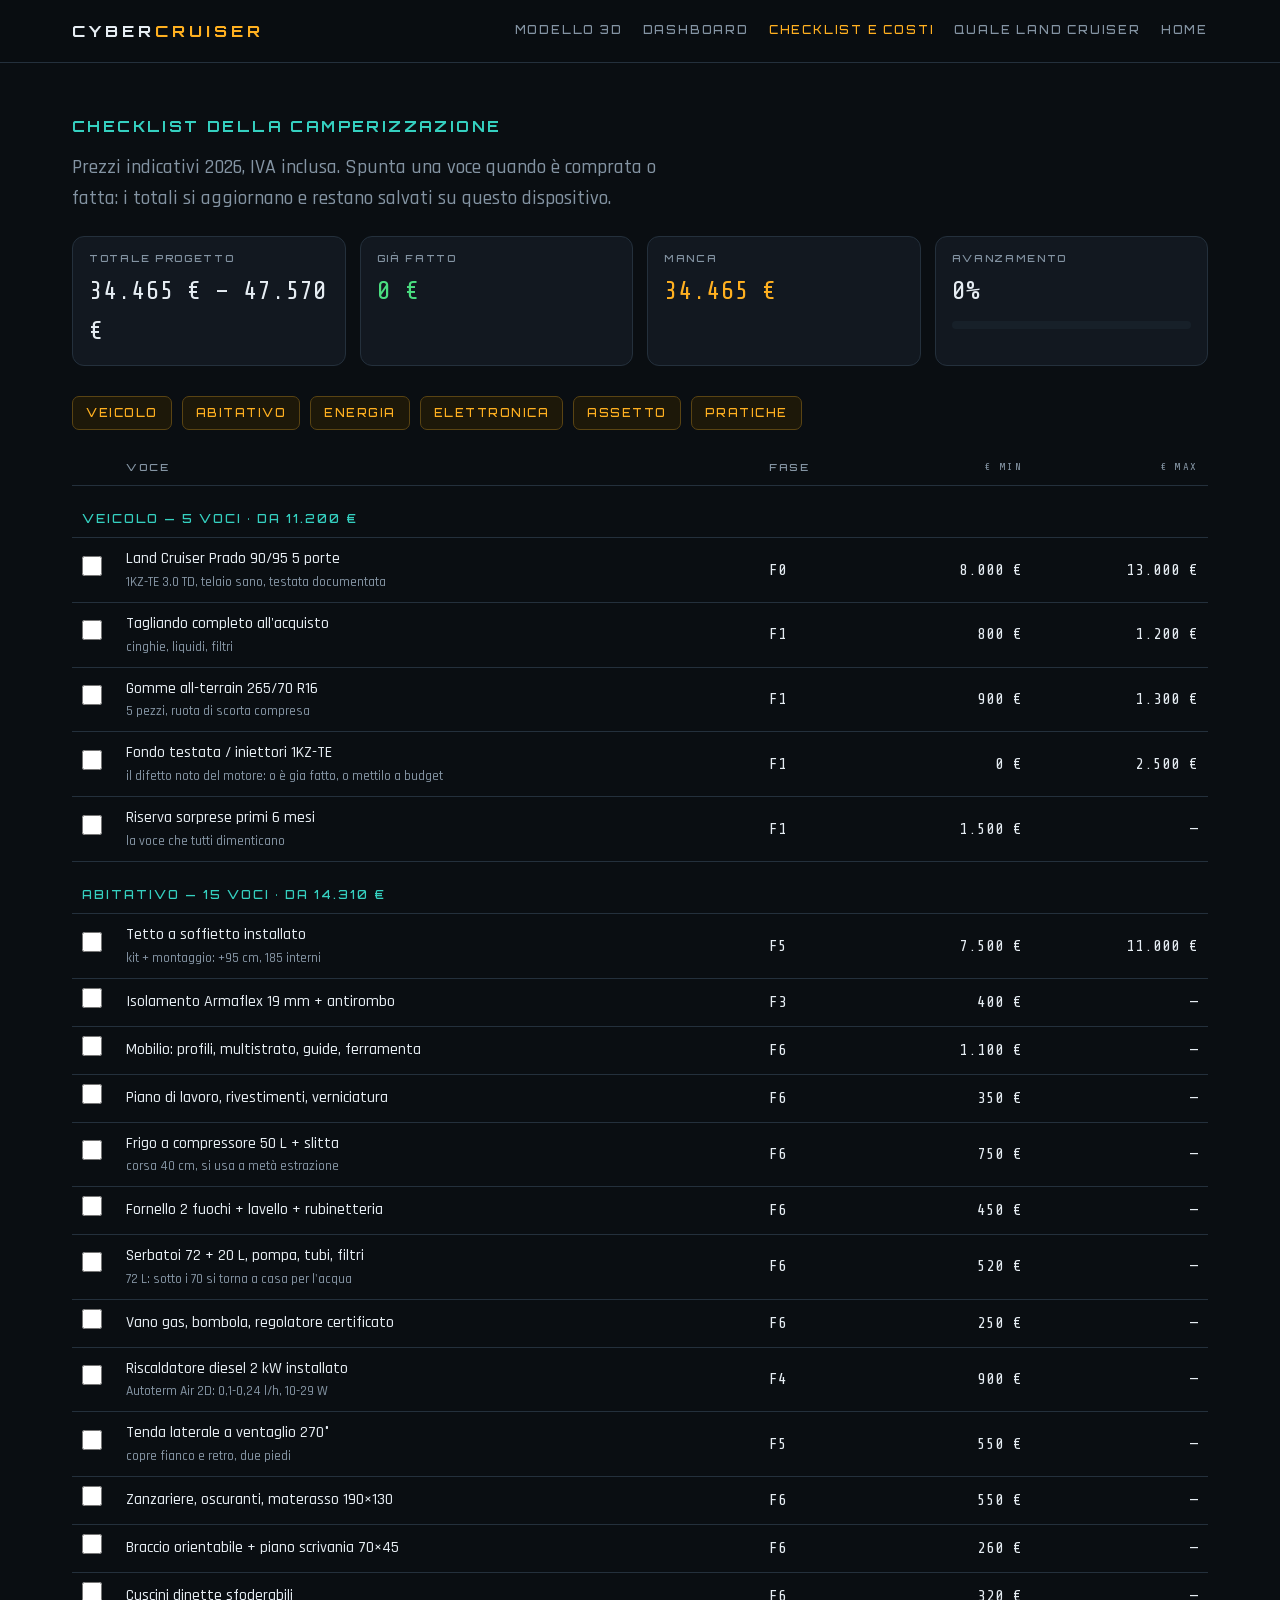
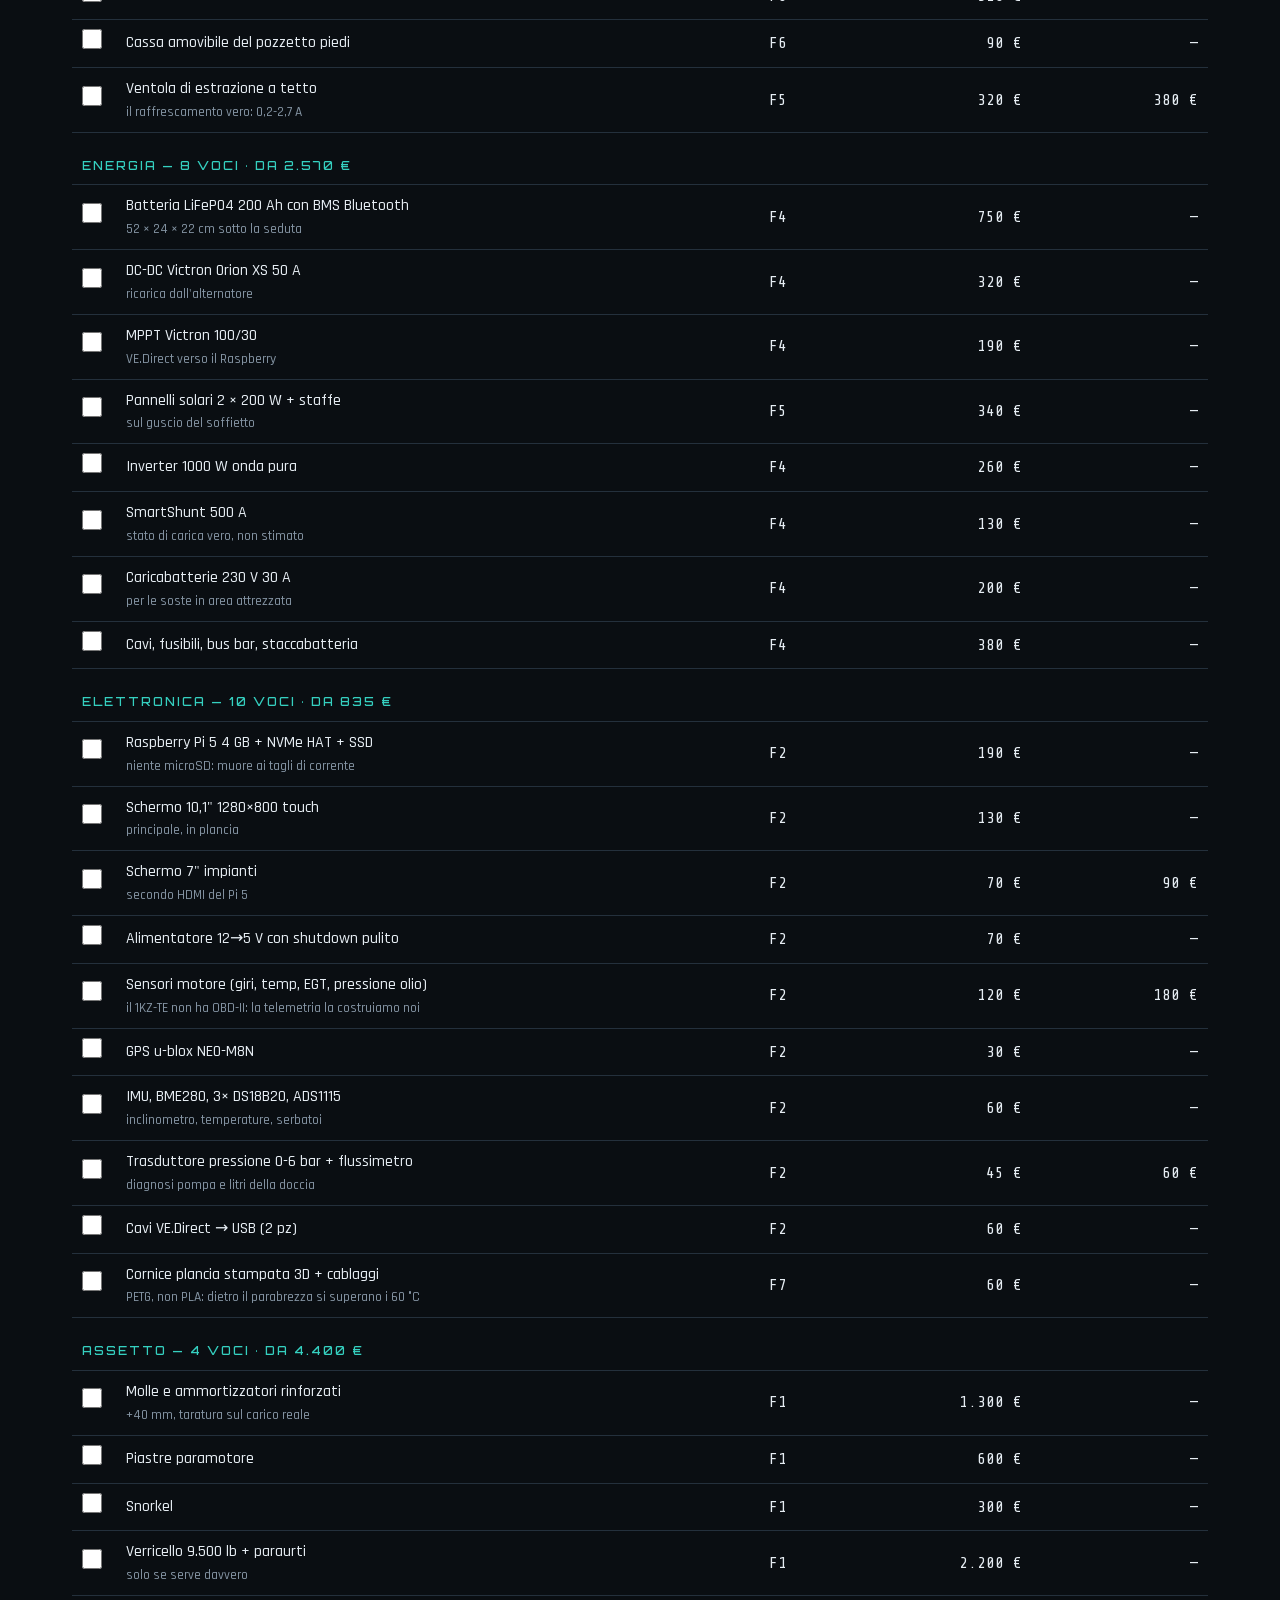
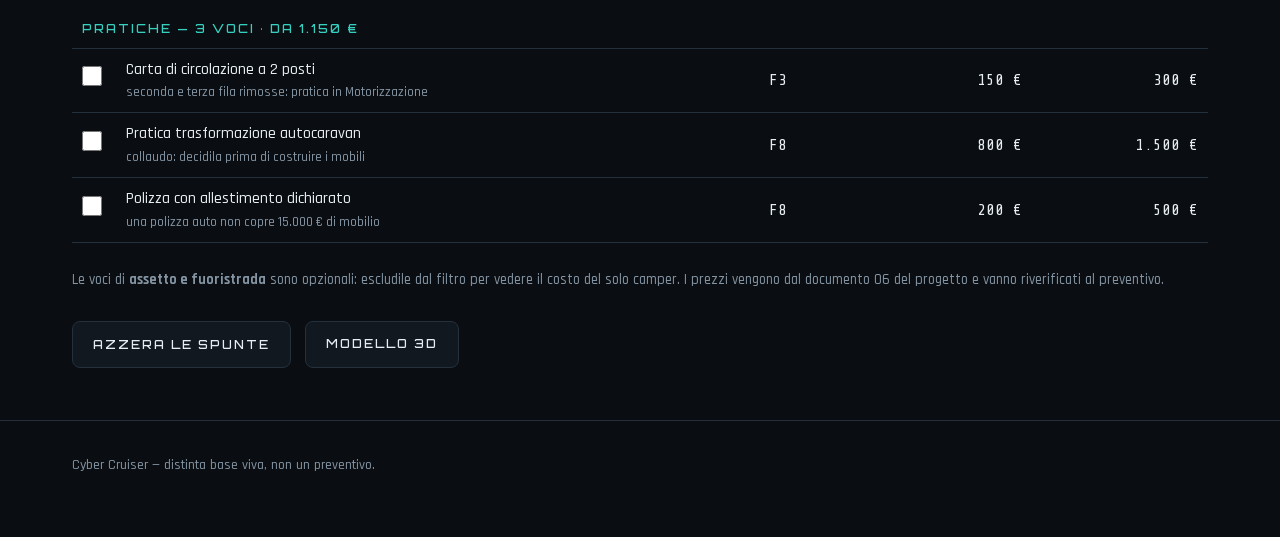
<file: checklist/index.html>
<!DOCTYPE html>
<html lang="it">
<head>
<meta charset="UTF-8">
<meta name="viewport" content="width=device-width, initial-scale=1">
<title>CYBER CRUISER — Checklist e costi</title>
<meta name="description" content="Distinta base della camperizzazione con prezzi reali, spunta di avanzamento e totali che si aggiornano.">
<meta name="theme-color" content="#0a0e12">
<link rel="stylesheet" href="/assets/site.css">
<style>
  .bar-tot { display: grid; grid-template-columns: repeat(4, 1fr); gap: 14px; margin: 22px 0 30px; }
  .tot { background: var(--panel); border: 1px solid var(--line); border-radius: 12px; padding: 14px 16px; }
  .tot .k { font-family: var(--font-tit); font-size: 10px; letter-spacing: 1.7px; color: var(--dim); text-transform: uppercase; }
  .tot .v { font-family: var(--font-num); font-size: 26px; margin-top: 4px; }
  .tot.speso .v { color: var(--ok); }
  .tot.resta .v { color: var(--acc); }

  .prog { height: 8px; background: var(--panel-2); border-radius: 4px; overflow: hidden; margin-top: 10px; }
  .prog i { display: block; height: 100%; background: var(--teal); width: 0; transition: width .25s; }

  .filtri { display: flex; gap: 10px; flex-wrap: wrap; margin-bottom: 20px; }
  .filtri button {
    font-family: var(--font-tit); font-size: 11px; letter-spacing: 1.5px; text-transform: uppercase;
    padding: 9px 13px; border: 1px solid var(--line); border-radius: 7px;
    background: var(--panel); color: var(--dim); cursor: pointer;
  }
  .filtri button.on { color: var(--acc); border-color: #5a4413; background: #1d1809; }

  tr.done td { opacity: .45; }
  tr.done td.voce { text-decoration: line-through; }
  td.chk { width: 44px; }
  input[type=checkbox] { width: 20px; height: 20px; accent-color: #35d0c0; cursor: pointer; }
  td.voce small { display: block; color: var(--dim); font-size: 13.5px; }
  .cat-row th { color: var(--teal); font-size: 12px; letter-spacing: 2px; padding-top: 24px; }
  .note { color: var(--dim); font-size: 14.5px; margin-top: 26px; }
</style>
</head>
<body>

<header class="top">
  <div class="wrap">
    <div class="brand">CYBER<span>CRUISER</span></div>
    <nav class="menu">
      <a href="/landcruiser/3d/">Modello 3D</a>
      <a href="/landcruiser/dash/?sim=1">Dashboard</a>
      <a class="on" href="/checklist/">Checklist e costi</a>
      <a href="/confronto/">Quale Land Cruiser</a>
      <a href="/">Home</a>
    </nav>
  </div>
</header>

<section>
  <div class="wrap">
    <h2>Checklist della camperizzazione</h2>
    <p class="lead">
      Prezzi indicativi 2026, IVA inclusa. Spunta una voce quando è comprata o
      fatta: i totali si aggiornano e restano salvati su questo dispositivo.
    </p>

    <div class="bar-tot">
      <div class="tot"><div class="k">Totale progetto</div><div class="v" id="tTot">—</div></div>
      <div class="tot speso"><div class="k">Già fatto</div><div class="v" id="tSpeso">—</div></div>
      <div class="tot resta"><div class="k">Manca</div><div class="v" id="tResta">—</div></div>
      <div class="tot">
        <div class="k">Avanzamento</div>
        <div class="v" id="tPerc">0%</div>
        <div class="prog"><i id="tBar"></i></div>
      </div>
    </div>

    <div class="filtri" id="filtri"></div>

    <table>
      <thead>
        <tr>
          <th></th><th>Voce</th><th>Fase</th><th class="r">€ min</th><th class="r">€ max</th>
        </tr>
      </thead>
      <tbody id="corpo"></tbody>
    </table>

    <p class="note">
      Le voci di <b>assetto e fuoristrada</b> sono opzionali: escludile dal filtro
      per vedere il costo del solo camper. I prezzi vengono dal documento 06 del
      progetto e vanno riverificati al preventivo.
    </p>

    <div class="cta">
      <button class="btn" id="reset">Azzera le spunte</button>
      <a class="btn" href="/landcruiser/3d/">Modello 3D</a>
    </div>
  </div>
</section>

<footer><div class="wrap">Cyber Cruiser — distinta base viva, non un preventivo.</div></footer>

<script>
// Distinta base: gli stessi numeri del documento 06 del progetto.
// [id, voce, nota, categoria, fase, € min, € max]
const VOCI = [
  ['veic-mezzo', 'Land Cruiser Prado 90/95 5 porte', '1KZ-TE 3.0 TD, telaio sano, testata documentata', 'veicolo', 0, 8000, 13000],
  ['veic-tagl', 'Tagliando completo all\'acquisto', 'cinghie, liquidi, filtri', 'veicolo', 1, 800, 1200],
  ['veic-gomme', 'Gomme all-terrain 265/70 R16', '5 pezzi, ruota di scorta compresa', 'veicolo', 1, 900, 1300],
  ['veic-testata', 'Fondo testata / iniettori 1KZ-TE', 'il difetto noto del motore: o è gia fatto, o mettilo a budget', 'veicolo', 1, 0, 2500],
  ['veic-riserva', 'Riserva sorprese primi 6 mesi', 'la voce che tutti dimenticano', 'veicolo', 1, 1500, 1500],

  ['ab-tetto', 'Tetto a soffietto installato', 'kit + montaggio: +95 cm, 185 interni', 'abitativo', 5, 7500, 11000],
  ['ab-isol', 'Isolamento Armaflex 19 mm + antirombo', '', 'abitativo', 3, 400, 400],
  ['ab-mobili', 'Mobilio: profili, multistrato, guide, ferramenta', '', 'abitativo', 6, 1100, 1100],
  ['ab-piano', 'Piano di lavoro, rivestimenti, verniciatura', '', 'abitativo', 6, 350, 350],
  ['ab-frigo', 'Frigo a compressore 50 L + slitta', 'corsa 40 cm, si usa a metà estrazione', 'abitativo', 6, 750, 750],
  ['ab-cucina', 'Fornello 2 fuochi + lavello + rubinetteria', '', 'abitativo', 6, 450, 450],
  ['ab-acqua', 'Serbatoi 72 + 20 L, pompa, tubi, filtri', '72 L: sotto i 70 si torna a casa per l\'acqua', 'abitativo', 6, 520, 520],
  ['ab-gas', 'Vano gas, bombola, regolatore certificato', '', 'abitativo', 6, 250, 250],
  ['ab-risc', 'Riscaldatore diesel 2 kW installato', 'Autoterm Air 2D: 0,1-0,24 l/h, 10-29 W', 'abitativo', 4, 900, 900],
  ['ab-tenda', 'Tenda laterale a ventaglio 270°', 'copre fianco e retro, due piedi', 'abitativo', 5, 550, 550],
  ['ab-tessili', 'Zanzariere, oscuranti, materasso 190×130', '', 'abitativo', 6, 550, 550],
  ['ab-scriv', 'Braccio orientabile + piano scrivania 70×45', '', 'abitativo', 6, 260, 260],
  ['ab-cuscini', 'Cuscini dinette sfoderabili', '', 'abitativo', 6, 320, 320],
  ['ab-cassa', 'Cassa amovibile del pozzetto piedi', '', 'abitativo', 6, 90, 90],
  ['ab-ventola', 'Ventola di estrazione a tetto', 'il raffrescamento vero: 0,2-2,7 A', 'abitativo', 5, 320, 380],

  ['en-batt', 'Batteria LiFePO4 200 Ah con BMS Bluetooth', '52 × 24 × 22 cm sotto la seduta', 'energia', 4, 750, 750],
  ['en-dcdc', 'DC-DC Victron Orion XS 50 A', 'ricarica dall\'alternatore', 'energia', 4, 320, 320],
  ['en-mppt', 'MPPT Victron 100/30', 'VE.Direct verso il Raspberry', 'energia', 4, 190, 190],
  ['en-pann', 'Pannelli solari 2 × 200 W + staffe', 'sul guscio del soffietto', 'energia', 5, 340, 340],
  ['en-inv', 'Inverter 1000 W onda pura', '', 'energia', 4, 260, 260],
  ['en-shunt', 'SmartShunt 500 A', 'stato di carica vero, non stimato', 'energia', 4, 130, 130],
  ['en-carica', 'Caricabatterie 230 V 30 A', 'per le soste in area attrezzata', 'energia', 4, 200, 200],
  ['en-cavi', 'Cavi, fusibili, bus bar, staccabatteria', '', 'energia', 4, 380, 380],

  ['el-pi', 'Raspberry Pi 5 4 GB + NVMe HAT + SSD', 'niente microSD: muore ai tagli di corrente', 'elettronica', 2, 190, 190],
  ['el-schermo', 'Schermo 10,1" 1280×800 touch', 'principale, in plancia', 'elettronica', 2, 130, 130],
  ['el-schermo2', 'Schermo 7" impianti', 'secondo HDMI del Pi 5', 'elettronica', 2, 70, 90],
  ['el-ups', 'Alimentatore 12→5 V con shutdown pulito', '', 'elettronica', 2, 70, 70],
  ['el-motore', 'Sensori motore (giri, temp, EGT, pressione olio)', 'il 1KZ-TE non ha OBD-II: la telemetria la costruiamo noi', 'elettronica', 2, 120, 180],
  ['el-gps', 'GPS u-blox NEO-M8N', '', 'elettronica', 2, 30, 30],
  ['el-sens', 'IMU, BME280, 3× DS18B20, ADS1115', 'inclinometro, temperature, serbatoi', 'elettronica', 2, 60, 60],
  ['el-press', 'Trasduttore pressione 0-6 bar + flussimetro', 'diagnosi pompa e litri della doccia', 'elettronica', 2, 45, 60],
  ['el-vedirect', 'Cavi VE.Direct → USB (2 pz)', '', 'elettronica', 2, 60, 60],
  ['el-cornice', 'Cornice plancia stampata 3D + cablaggi', 'PETG, non PLA: dietro il parabrezza si superano i 60 °C', 'elettronica', 7, 60, 60],

  ['off-sosp', 'Molle e ammortizzatori rinforzati', '+40 mm, taratura sul carico reale', 'assetto', 1, 1300, 1300],
  ['off-piastre', 'Piastre paramotore', '', 'assetto', 1, 600, 600],
  ['off-snorkel', 'Snorkel', '', 'assetto', 1, 300, 300],
  ['off-verr', 'Verricello 9.500 lb + paraurti', 'solo se serve davvero', 'assetto', 1, 2200, 2200],

  ['om-sedili', 'Carta di circolazione a 2 posti', 'seconda e terza fila rimosse: pratica in Motorizzazione', 'pratiche', 3, 150, 300],
  ['om-autocaravan', 'Pratica trasformazione autocaravan', 'collaudo: decidila prima di costruire i mobili', 'pratiche', 8, 800, 1500],
  ['om-assic', 'Polizza con allestimento dichiarato', 'una polizza auto non copre 15.000 € di mobilio', 'pratiche', 8, 200, 500],
];

const CATEGORIE = ['veicolo', 'abitativo', 'energia', 'elettronica', 'assetto', 'pratiche'];
const LS = 'cybercruiser.checklist';

let fatte = new Set();
try { fatte = new Set(JSON.parse(localStorage.getItem(LS) || '[]')); } catch {}

let attive = new Set(CATEGORIE);

const euro = (n) => n.toLocaleString('it-IT', { maximumFractionDigits: 0 }) + ' €';

const corpo = document.getElementById('corpo');
const filtri = document.getElementById('filtri');

function salva() {
  try { localStorage.setItem(LS, JSON.stringify([...fatte])); } catch {}
}

function disegnaFiltri() {
  filtri.replaceChildren();
  for (const c of CATEGORIE) {
    const b = document.createElement('button');
    b.textContent = c;
    b.className = attive.has(c) ? 'on' : '';
    b.onclick = () => {
      attive.has(c) ? attive.delete(c) : attive.add(c);
      disegnaFiltri(); disegna();
    };
    filtri.appendChild(b);
  }
}

function disegna() {
  corpo.replaceChildren();
  for (const c of CATEGORIE) {
    if (!attive.has(c)) continue;
    const voci = VOCI.filter((v) => v[3] === c);
    if (!voci.length) continue;

    const tr = document.createElement('tr');
    tr.className = 'cat-row';
    const th = document.createElement('th');
    th.colSpan = 5;
    const somma = voci.reduce((a, v) => a + v[5], 0);
    th.textContent = `${c} — ${voci.length} voci · da ${euro(somma)}`;
    tr.appendChild(th);
    corpo.appendChild(tr);

    for (const v of voci) {
      const [id, nome, nota, , fase, min, max] = v;
      const r = document.createElement('tr');
      if (fatte.has(id)) r.className = 'done';

      const tdC = document.createElement('td');
      tdC.className = 'chk';
      const cb = document.createElement('input');
      cb.type = 'checkbox';
      cb.checked = fatte.has(id);
      cb.onchange = () => {
        cb.checked ? fatte.add(id) : fatte.delete(id);
        salva(); disegna();
      };
      tdC.appendChild(cb);

      const tdV = document.createElement('td');
      tdV.className = 'voce';
      tdV.textContent = nome;
      if (nota) {
        const s = document.createElement('small');
        s.textContent = nota;
        tdV.appendChild(s);
      }

      const tdF = document.createElement('td');
      tdF.className = 'num';
      tdF.textContent = 'F' + fase;

      const tdMin = document.createElement('td');
      tdMin.className = 'r';
      tdMin.textContent = euro(min);

      const tdMax = document.createElement('td');
      tdMax.className = 'r';
      tdMax.textContent = max > min ? euro(max) : '—';

      r.append(tdC, tdV, tdF, tdMin, tdMax);
      corpo.appendChild(r);
    }
  }
  totali();
}

function totali() {
  const viste = VOCI.filter((v) => attive.has(v[3]));
  const min = viste.reduce((a, v) => a + v[5], 0);
  const max = viste.reduce((a, v) => a + v[6], 0);
  const fatteVoci = viste.filter((v) => fatte.has(v[0]));
  const speso = fatteVoci.reduce((a, v) => a + v[5], 0);

  document.getElementById('tTot').textContent = min === max ? euro(min) : `${euro(min)} – ${euro(max)}`;
  document.getElementById('tSpeso').textContent = euro(speso);
  document.getElementById('tResta').textContent = euro(Math.max(0, min - speso));
  const perc = viste.length ? Math.round((fatteVoci.length / viste.length) * 100) : 0;
  document.getElementById('tPerc').textContent = perc + '%';
  document.getElementById('tBar').style.width = perc + '%';
}

document.getElementById('reset').onclick = () => {
  if (!confirm('Azzero tutte le spunte?')) return;
  fatte = new Set();
  salva();
  disegna();
};

disegnaFiltri();
disegna();
</script>
</body>
</html>
</file>
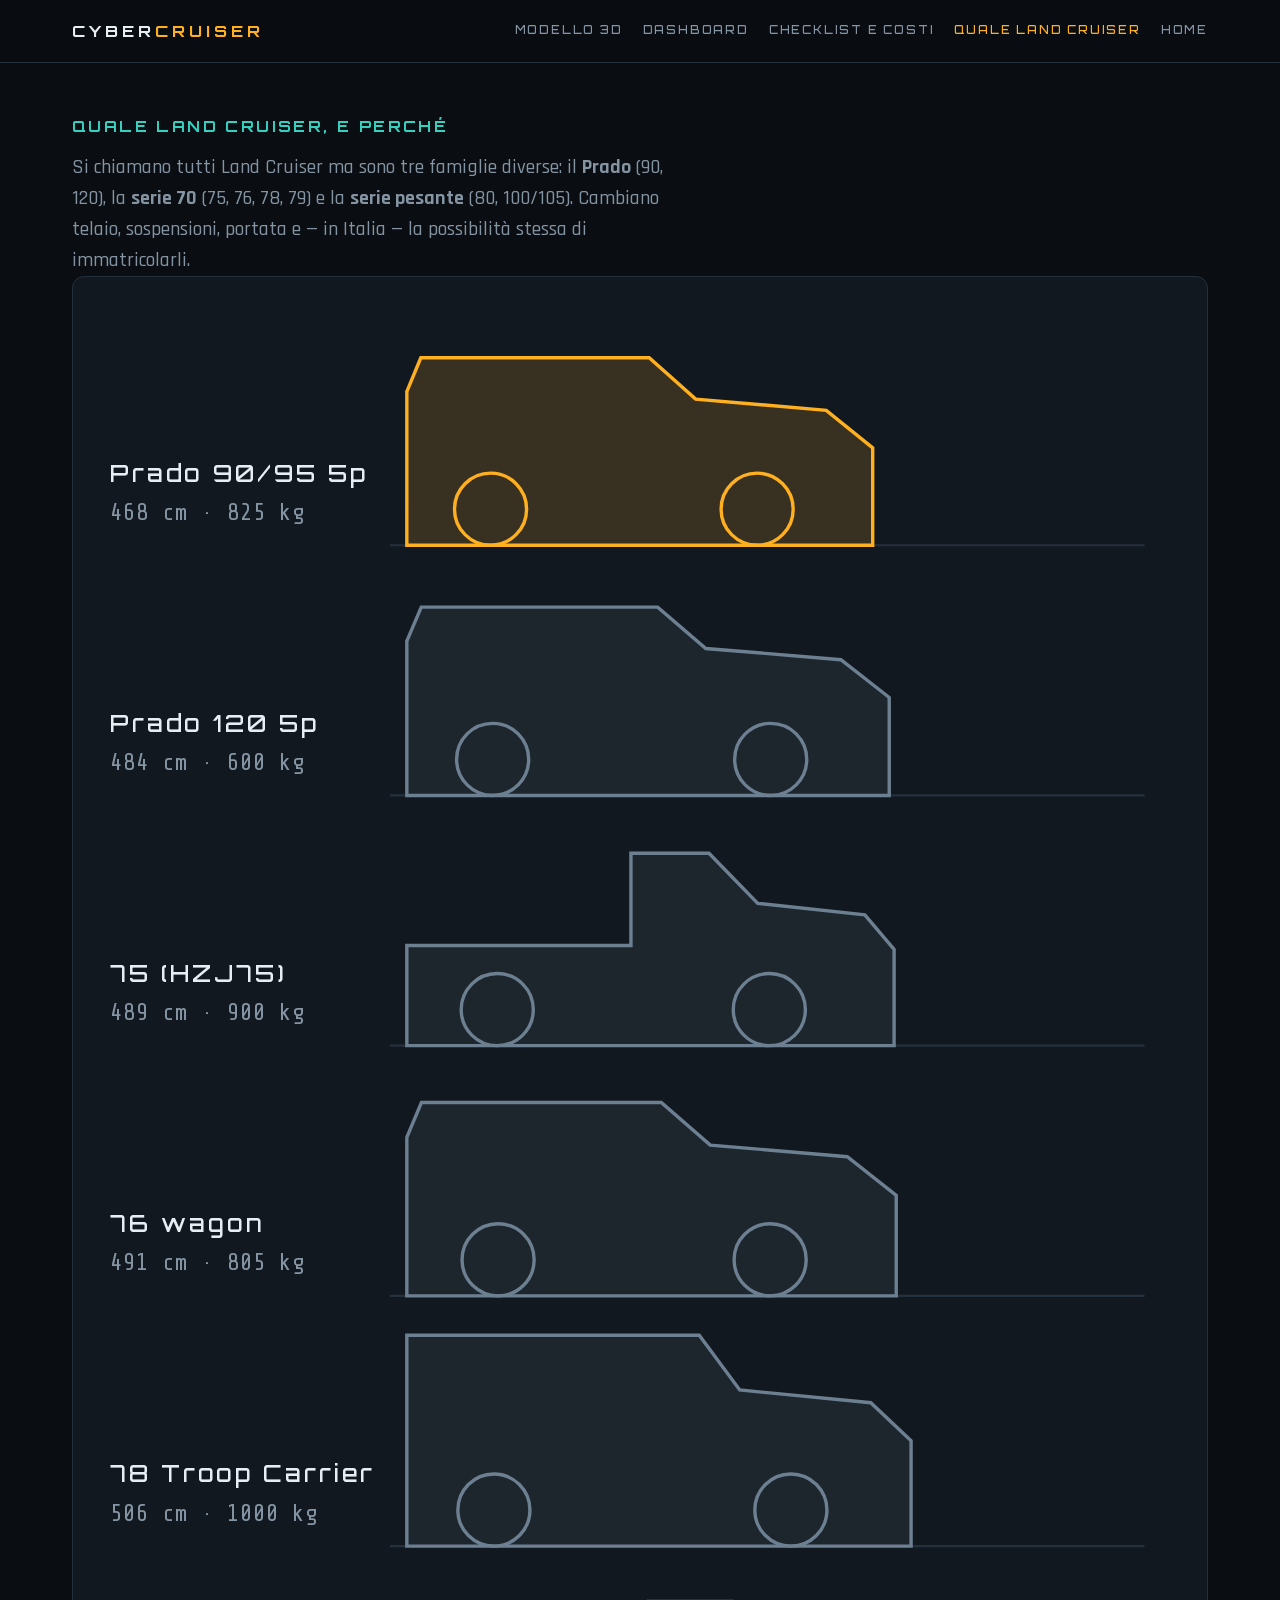
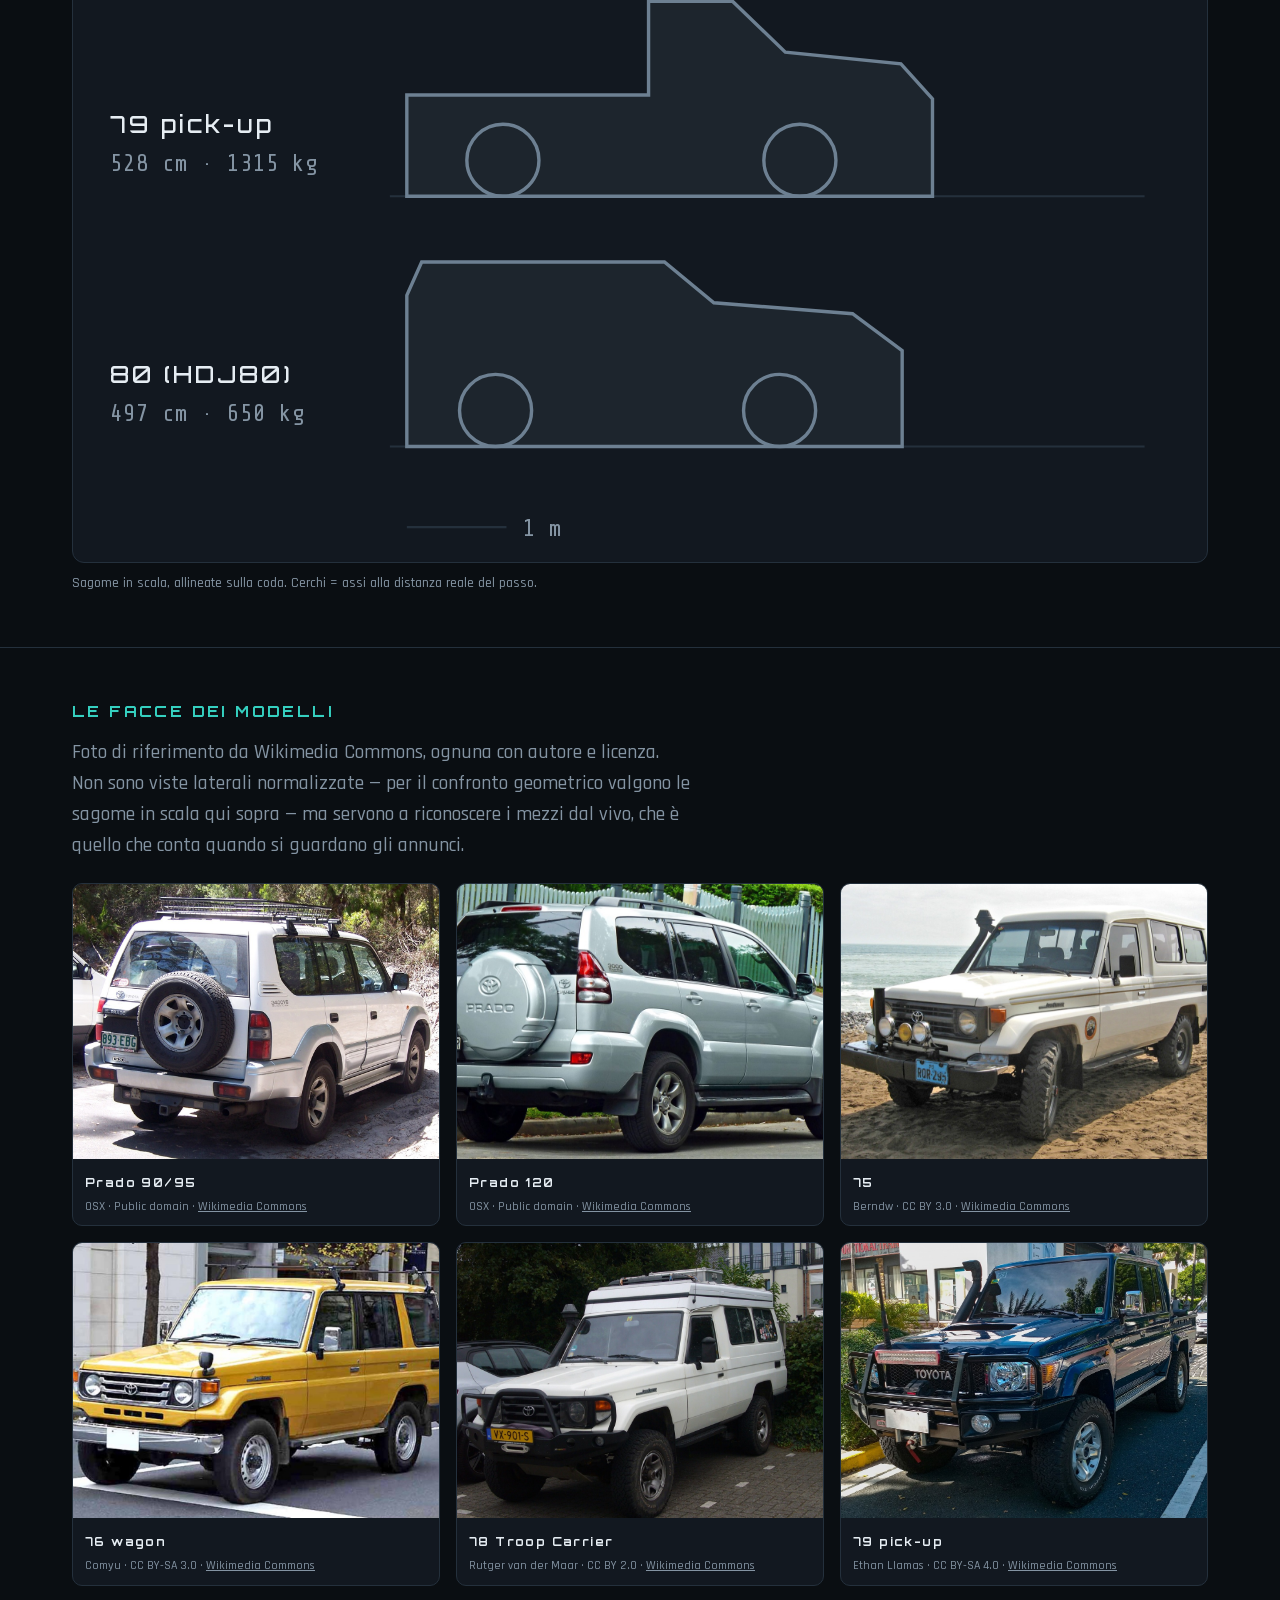
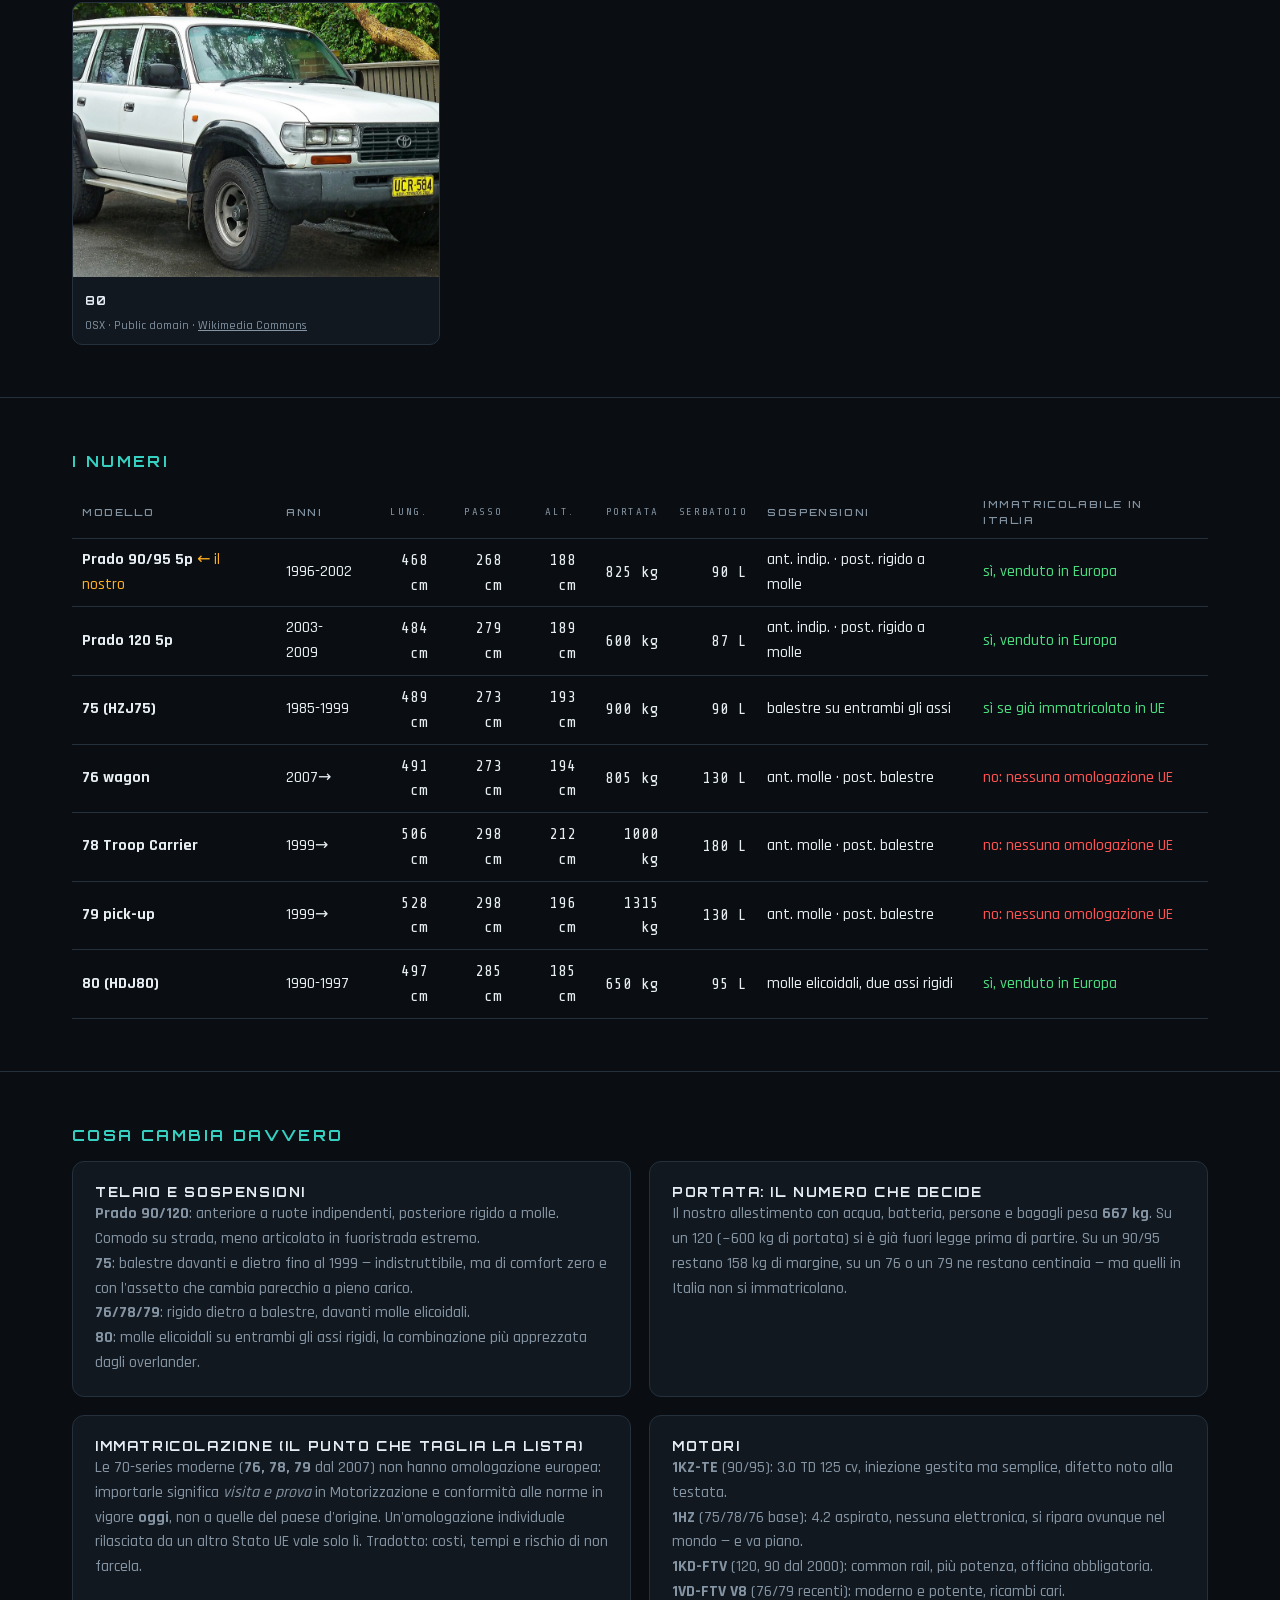
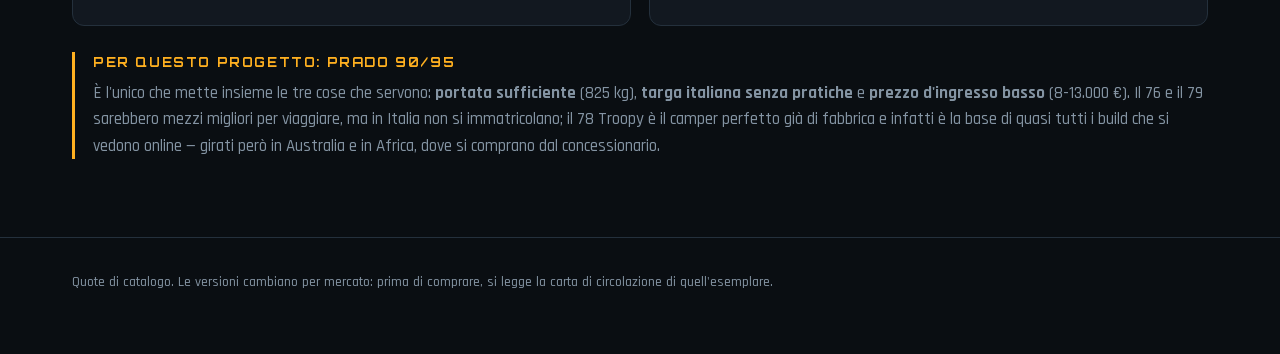
<file: confronto/index.html>
<!DOCTYPE html>
<html lang="it">
<head>
<meta charset="UTF-8">
<meta name="viewport" content="width=device-width, initial-scale=1">
<title>CYBER CRUISER — Quale Land Cruiser</title>
<meta name="description" content="Prado 90/95, Prado 120, 70-series 75/76/78/79 e 80 a confronto: sagome in scala, quote, portata, omologazione e cosa cambia davvero per camperizzare.">
<meta name="theme-color" content="#0a0e12">
<link rel="stylesheet" href="/assets/site.css">
<style>
  .sagome { background: var(--panel); border: 1px solid var(--line); border-radius: 12px; padding: 18px 20px; overflow-x: auto; }
  .sagome svg { display: block; min-width: 760px; width: 100%; }
  .lbl { font-family: var(--font-tit); font-size: 11px; letter-spacing: 1.4px; fill: var(--dim); }
  .lbl b { fill: var(--text); }
  .quota { font-family: var(--font-num); font-size: 11px; fill: var(--dim); }
  .nostro .corpo { fill: rgba(255,176,32,.16); stroke: var(--acc); }
  .corpo { fill: rgba(143,163,181,.09); stroke: #6d8092; stroke-width: 1.6; }
  .ruota { fill: none; stroke: #6d8092; stroke-width: 1.6; }
  .nostro .ruota { stroke: var(--acc); }
  .suolo { stroke: #24303c; stroke-width: 1; }
  td.si { color: var(--ok); } td.no { color: var(--alarm); }
  .verdetto { border-left: 3px solid var(--acc); padding-left: 18px; margin: 26px 0; }
  .scroll { overflow-x: auto; }
  .foto { display: grid; grid-template-columns: repeat(3, 1fr); gap: 16px; }
  .foto figure { margin: 0; background: var(--panel); border: 1px solid var(--line); border-radius: 10px; overflow: hidden; }
  .foto img { width: 100%; display: block; aspect-ratio: 4/3; object-fit: cover; background: #0d1219; }
  .foto figcaption { padding: 10px 12px; }
  .foto b { font-family: var(--font-tit); font-size: 11.5px; letter-spacing: 1.4px; }
  .foto small { display: block; color: var(--dim); font-size: 12px; margin-top: 3px; line-height: 1.45; }
  .foto small a { color: var(--dim); text-decoration: underline; }
  @media (max-width: 860px) { .foto { grid-template-columns: 1fr 1fr; } }
  @media (max-width: 560px) { .foto { grid-template-columns: 1fr; } }
  table { min-width: 900px; }
</style>
</head>
<body>

<header class="top">
  <div class="wrap">
    <div class="brand">CYBER<span>CRUISER</span></div>
    <nav class="menu">
      <a href="/landcruiser/3d/">Modello 3D</a>
      <a href="/landcruiser/dash/?sim=1">Dashboard</a>
      <a href="/checklist/">Checklist e costi</a>
      <a class="on" href="/confronto/">Quale Land Cruiser</a>
      <a href="/">Home</a>
    </nav>
  </div>
</header>

<section>
  <div class="wrap">
    <h2>Quale Land Cruiser, e perché</h2>
    <p class="lead">
      Si chiamano tutti Land Cruiser ma sono tre famiglie diverse: il <b>Prado</b>
      (90, 120), la <b>serie 70</b> (75, 76, 78, 79) e la <b>serie pesante</b>
      (80, 100/105). Cambiano telaio, sospensioni, portata e — in Italia — la
      possibilità stessa di immatricolarli.
    </p>

    <div class="sagome" id="sagome"></div>
    <p class="note" style="color:var(--dim);font-size:14px;margin-top:10px">
      Sagome in scala, allineate sulla coda. Cerchi = assi alla distanza reale del passo.
    </p>
  </div>
</section>


<section>
  <div class="wrap">
    <h2>Le facce dei modelli</h2>
    <p class="lead" style="margin-bottom:22px">
      Foto di riferimento da Wikimedia Commons, ognuna con autore e licenza. Non
      sono viste laterali normalizzate — per il confronto geometrico valgono le
      sagome in scala qui sopra — ma servono a riconoscere i mezzi dal vivo,
      che è quello che conta quando si guardano gli annunci.
    </p>
    <div class="foto">
      <figure>
        <img src="/confronto/foto/p90.jpg" alt="Toyota Land Cruiser Prado 90/95" loading="lazy">
        <figcaption>
          <b>Prado 90/95</b>
          <small>OSX · Public domain · <a href="https://commons.wikimedia.org/wiki/File:1996-1999_Toyota_Land_Cruiser_Prado_(VZJ95R)_GXL_5-door_wagon_(2007-10-03).jpg" rel="noopener">Wikimedia Commons</a></small>
        </figcaption>
      </figure>
      <figure>
        <img src="/confronto/foto/p120.jpg" alt="Toyota Land Cruiser Prado 120" loading="lazy">
        <figcaption>
          <b>Prado 120</b>
          <small>OSX · Public domain · <a href="https://commons.wikimedia.org/wiki/File:2006-2009_Toyota_Land_Cruiser_Prado_(KDJ120R)_Grande_wagon_(2011-03-10).jpg" rel="noopener">Wikimedia Commons</a></small>
        </figcaption>
      </figure>
      <figure>
        <img src="/confronto/foto/lc75.jpg" alt="Toyota Land Cruiser 75" loading="lazy">
        <figcaption>
          <b>75</b>
          <small>Berndw · CC BY 3.0 · <a href="https://commons.wikimedia.org/wiki/File:TOYOTA_Land_Cruiser_HZJ75-01.jpg" rel="noopener">Wikimedia Commons</a></small>
        </figcaption>
      </figure>
      <figure>
        <img src="/confronto/foto/lc76.jpg" alt="Toyota Land Cruiser 76 wagon" loading="lazy">
        <figcaption>
          <b>76 wagon</b>
          <small>Comyu · CC BY-SA 3.0 · <a href="https://commons.wikimedia.org/wiki/File:Toyota_Land_Cruiser_HZJ76HV_001.jpg" rel="noopener">Wikimedia Commons</a></small>
        </figcaption>
      </figure>
      <figure>
        <img src="/confronto/foto/lc78.jpg" alt="Toyota Land Cruiser 78 Troop Carrier" loading="lazy">
        <figcaption>
          <b>78 Troop Carrier</b>
          <small>Rutger van der Maar · CC BY 2.0 · <a href="https://commons.wikimedia.org/wiki/File:2006_Toyota_Land_Cruiser_78_Troop_Carrier_4.2_D_(53199311386).jpg" rel="noopener">Wikimedia Commons</a></small>
        </figcaption>
      </figure>
      <figure>
        <img src="/confronto/foto/lc79.jpg" alt="Toyota Land Cruiser 79 pick-up" loading="lazy">
        <figcaption>
          <b>79 pick-up</b>
          <small>Ethan Llamas · CC BY-SA 4.0 · <a href="https://commons.wikimedia.org/wiki/File:2022_Toyota_Land_Cruiser_79_pickup_truck,_06-30-2024.jpg" rel="noopener">Wikimedia Commons</a></small>
        </figcaption>
      </figure>
      <figure>
        <img src="/confronto/foto/lc80.jpg" alt="Toyota Land Cruiser 80" loading="lazy">
        <figcaption>
          <b>80</b>
          <small>OSX · Public domain · <a href="https://commons.wikimedia.org/wiki/File:1995-1998_Toyota_Land_Cruiser_(FZJ80R)_GXL_wagon_(2011-11-17)_01.jpg" rel="noopener">Wikimedia Commons</a></small>
        </figcaption>
      </figure>
    </div>
  </div>
</section>

<section>
  <div class="wrap">
    <h2>I numeri</h2>
    <div class="scroll">
      <table id="tab">
        <thead>
          <tr>
            <th>Modello</th><th>Anni</th><th class="r">Lung.</th><th class="r">Passo</th>
            <th class="r">Alt.</th><th class="r">Portata</th><th class="r">Serbatoio</th>
            <th>Sospensioni</th><th>Immatricolabile in Italia</th>
          </tr>
        </thead>
        <tbody></tbody>
      </table>
    </div>
  </div>
</section>

<section>
  <div class="wrap">
    <h2>Cosa cambia davvero</h2>
    <div class="grid c2">
      <div class="card">
        <h3>Telaio e sospensioni</h3>
        <p><b>Prado 90/120</b>: anteriore a ruote indipendenti, posteriore rigido a
        molle. Comodo su strada, meno articolato in fuoristrada estremo.<br>
        <b>75</b>: balestre davanti e dietro fino al 1999 — indistruttibile, ma
        di comfort zero e con l'assetto che cambia parecchio a pieno carico.<br>
        <b>76/78/79</b>: rigido dietro a balestre, davanti molle elicoidali.<br>
        <b>80</b>: molle elicoidali su entrambi gli assi rigidi, la combinazione
        più apprezzata dagli overlander.</p>
      </div>
      <div class="card">
        <h3>Portata: il numero che decide</h3>
        <p>Il nostro allestimento con acqua, batteria, persone e bagagli pesa
        <b>667 kg</b>. Su un 120 (~600 kg di portata) si è già fuori legge prima
        di partire. Su un 90/95 restano 158 kg di margine, su un 76 o un 79 ne
        restano centinaia — ma quelli in Italia non si immatricolano.</p>
      </div>
      <div class="card">
        <h3>Immatricolazione (il punto che taglia la lista)</h3>
        <p>Le 70-series moderne (<b>76, 78, 79</b> dal 2007) non hanno omologazione
        europea: importarle significa <i>visita e prova</i> in Motorizzazione e
        conformità alle norme in vigore <b>oggi</b>, non a quelle del paese
        d'origine. Un'omologazione individuale rilasciata da un altro Stato UE
        vale solo lì. Tradotto: costi, tempi e rischio di non farcela.</p>
      </div>
      <div class="card">
        <h3>Motori</h3>
        <p><b>1KZ-TE</b> (90/95): 3.0 TD 125 cv, iniezione gestita ma semplice,
        difetto noto alla testata.<br>
        <b>1HZ</b> (75/78/76 base): 4.2 aspirato, nessuna elettronica, si ripara
        ovunque nel mondo — e va piano.<br>
        <b>1KD-FTV</b> (120, 90 dal 2000): common rail, più potenza, officina
        obbligatoria.<br>
        <b>1VD-FTV V8</b> (76/79 recenti): moderno e potente, ricambi cari.</p>
      </div>
    </div>

    <div class="verdetto">
      <h3 style="color:var(--acc);margin-bottom:8px">Per questo progetto: Prado 90/95</h3>
      <p style="color:var(--dim)">
        È l'unico che mette insieme le tre cose che servono: <b>portata sufficiente</b>
        (825 kg), <b>targa italiana senza pratiche</b> e <b>prezzo d'ingresso basso</b>
        (8-13.000 €). Il 76 e il 79 sarebbero mezzi migliori per viaggiare, ma in
        Italia non si immatricolano; il 78 Troopy è il camper perfetto già di
        fabbrica e infatti è la base di quasi tutti i build che si vedono online —
        girati però in Australia e in Africa, dove si comprano dal concessionario.
      </p>
    </div>
  </div>
</section>

<footer><div class="wrap">Quote di catalogo. Le versioni cambiano per mercato: prima di comprare, si legge la carta di circolazione di quell'esemplare.</div></footer>

<script>
// Un solo elenco: alimenta sia le sagome sia la tabella.
// Quote in mm come sui cataloghi. `tipo` decide la sagoma.
const MODELLI = [
  { id: 'p90', nome: 'Prado 90/95 5p', anni: '1996-2002', tipo: 'wagon', nostro: true,
    L: 4675, passo: 2675, W: 1820, H: 1880, portata: 825, serb: 90,
    sosp: 'ant. indip. · post. rigido a molle', reg: 'sì, venduto in Europa',
    note: 'il nostro' },
  { id: 'p120', nome: 'Prado 120 5p', anni: '2003-2009', tipo: 'wagon',
    L: 4840, passo: 2790, W: 1875, H: 1890, portata: 600, serb: 87,
    sosp: 'ant. indip. · post. rigido a molle', reg: 'sì, venduto in Europa' },
  { id: 'lc75', nome: '75 (HZJ75)', anni: '1985-1999', tipo: 'pickup',
    L: 4890, passo: 2730, W: 1790, H: 1930, portata: 900, serb: 90,
    sosp: 'balestre su entrambi gli assi', reg: 'sì se già immatricolato in UE' },
  { id: 'lc76', nome: '76 wagon', anni: '2007→', tipo: 'wagon',
    L: 4910, passo: 2730, W: 1870, H: 1940, portata: 805, serb: 130,
    sosp: 'ant. molle · post. balestre', reg: 'no: nessuna omologazione UE' },
  { id: 'lc78', nome: '78 Troop Carrier', anni: '1999→', tipo: 'troopy',
    L: 5060, passo: 2980, W: 1690, H: 2115, portata: 1000, serb: 180,
    sosp: 'ant. molle · post. balestre', reg: 'no: nessuna omologazione UE' },
  { id: 'lc79', nome: '79 pick-up', anni: '1999→', tipo: 'pickup',
    L: 5275, passo: 2980, W: 1790, H: 1955, portata: 1315, serb: 130,
    sosp: 'ant. molle · post. balestre', reg: 'no: nessuna omologazione UE' },
  { id: 'lc80', nome: '80 (HDJ80)', anni: '1990-1997', tipo: 'wagon',
    L: 4970, passo: 2850, W: 1930, H: 1850, portata: 650, serb: 95,
    sosp: 'molle elicoidali, due assi rigidi', reg: 'sì, venduto in Europa' },
];

// --- sagome in scala -------------------------------------------------------
const SC = 0.047;                    // mm -> px
const RIGA = 118;
const MARGINE = { x: 148, y: 26 };
const svgNS = 'http://www.w3.org/2000/svg';
const el = (t, a = {}) => { const n = document.createElementNS(svgNS, t); for (const k in a) n.setAttribute(k, a[k]); return n; };

function profilo(m) {
  const L = m.L * SC, H = m.H * SC;
  const p = [];
  if (m.tipo === 'wagon') {
    p.push([0, 0], [0, -H * 0.82], [L * 0.03, -H], [L * 0.52, -H],
      [L * 0.62, -H * 0.78], [L * 0.9, -H * 0.72], [L, -H * 0.52], [L, 0]);
  } else if (m.tipo === 'troopy') {
    p.push([0, 0], [0, -H], [L * 0.58, -H], [L * 0.66, -H * 0.74],
      [L * 0.92, -H * 0.68], [L, -H * 0.5], [L, 0]);
  } else {                                  // pick-up: cassone basso dietro
    p.push([0, 0], [0, -H * 0.52], [L * 0.46, -H * 0.52], [L * 0.46, -H],
      [L * 0.62, -H], [L * 0.72, -H * 0.74], [L * 0.94, -H * 0.68], [L, -H * 0.5], [L, 0]);
  }
  return p.map(([x, y]) => `${x.toFixed(1)},${y.toFixed(1)}`).join(' ');
}

function disegna() {
  const larg = Math.max(...MODELLI.map((m) => m.L)) * SC + MARGINE.x + 120;
  const alt = MODELLI.length * RIGA + MARGINE.y + 20;
  const svg = el('svg', { viewBox: `0 0 ${larg} ${alt}` });

  MODELLI.forEach((m, i) => {
    const y = MARGINE.y + i * RIGA + RIGA - 26;
    const g = el('g', { class: m.nostro ? 'nostro' : '' });

    g.appendChild(el('line', { class: 'suolo', x1: MARGINE.x - 8, y1: y, x2: larg - 20, y2: y }));
    const poly = el('polygon', { class: 'corpo', points: profilo(m) });
    poly.setAttribute('transform', `translate(${MARGINE.x} ${y})`);
    g.appendChild(poly);

    // ruote alla distanza reale del passo, con lo sbalzo posteriore stimato
    const sbalzo = (m.L - m.passo) * 0.42 * SC;
    for (const dz of [sbalzo, sbalzo + m.passo * SC]) {
      g.appendChild(el('circle', { class: 'ruota', cx: MARGINE.x + dz, cy: y - 17, r: 17 }));
    }

    const t = el('text', { class: 'lbl', x: 8, y: y - 30 });
    const b = el('tspan'); b.setAttribute('style', 'fill:var(--text)');
    b.textContent = m.nome;
    t.appendChild(b);
    g.appendChild(t);

    const q = el('text', { class: 'quota', x: 8, y: y - 12 });
    q.textContent = `${(m.L / 10).toFixed(0)} cm · ${m.portata} kg`;
    g.appendChild(q);

    svg.appendChild(g);
  });

  // barra di scala: un metro
  const y0 = alt - 8;
  svg.appendChild(el('line', { class: 'suolo', x1: MARGINE.x, y1: y0, x2: MARGINE.x + 1000 * SC, y2: y0 }));
  const s = el('text', { class: 'quota', x: MARGINE.x + 1000 * SC + 8, y: y0 + 4 });
  s.textContent = '1 m';
  svg.appendChild(s);

  document.getElementById('sagome').appendChild(svg);
}

// --- tabella ---------------------------------------------------------------
function tabella() {
  const tb = document.querySelector('#tab tbody');
  for (const m of MODELLI) {
    const tr = document.createElement('tr');
    const ok = m.reg.startsWith('sì');
    tr.innerHTML = `
      <td><b>${m.nome}</b>${m.nostro ? ' <span style="color:var(--acc)">← il nostro</span>' : ''}</td>
      <td>${m.anni}</td>
      <td class="r">${(m.L / 10).toFixed(0)} cm</td>
      <td class="r">${(m.passo / 10).toFixed(0)} cm</td>
      <td class="r">${(m.H / 10).toFixed(0)} cm</td>
      <td class="r">${m.portata} kg</td>
      <td class="r">${m.serb} L</td>
      <td>${m.sosp}</td>
      <td class="${ok ? 'si' : 'no'}">${m.reg}</td>`;
    tb.appendChild(tr);
  }
}

disegna();
tabella();
</script>
</body>
</html>
</file>
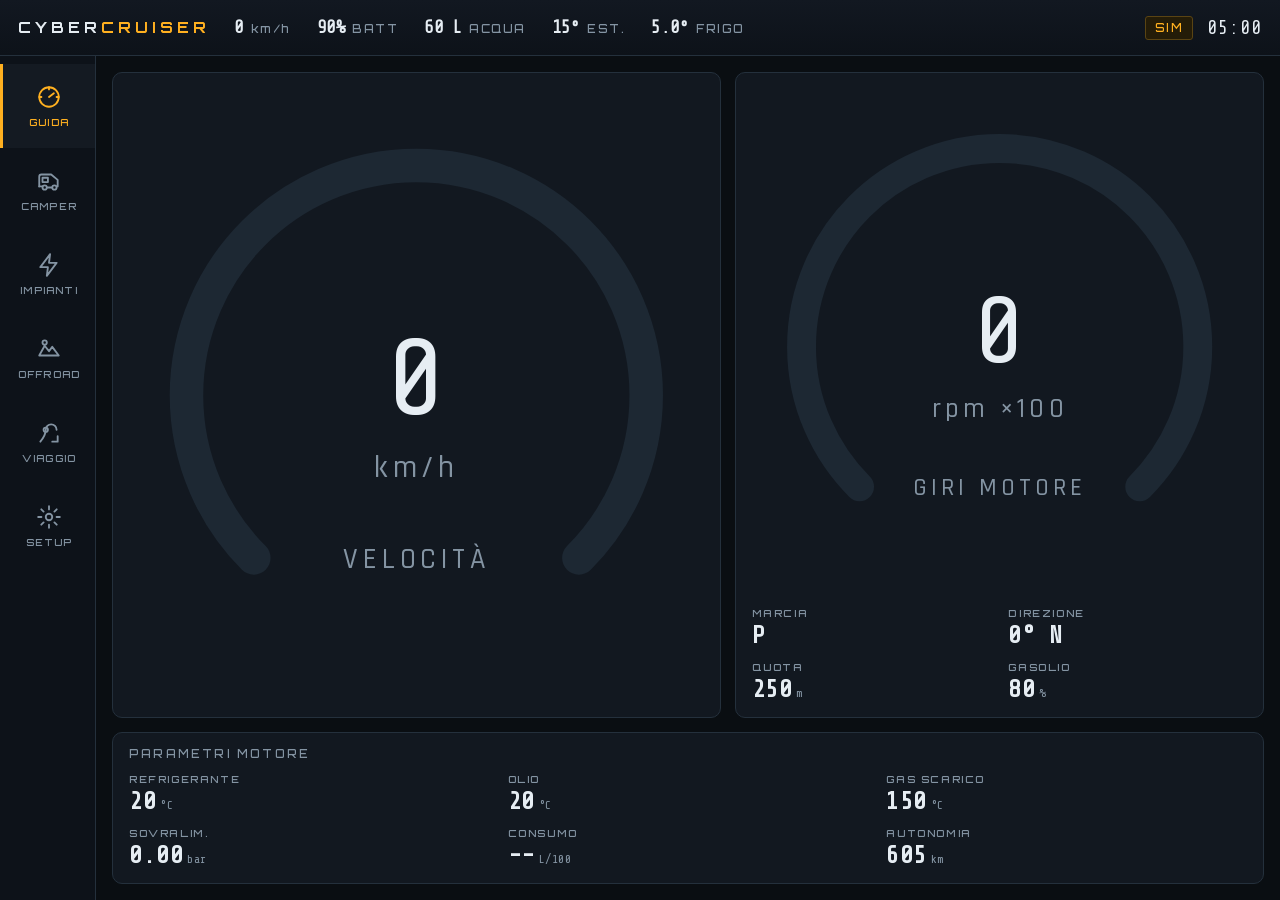
<file: landcruiser/dash/index.html>
<!DOCTYPE html>
<html lang="it">
<head>
<meta charset="UTF-8">
<meta name="viewport" content="width=device-width, initial-scale=1, viewport-fit=cover">
<meta name="theme-color" content="#0a0e12">
<title>CYBER CRUISER — Dashboard di bordo</title>
<link rel="stylesheet" href="css/dash.css">
</head>
<body>
<div id="app">
  <!-- barra di stato superiore -->
  <header id="topbar">
    <div class="brand">CYBER<span>CRUISER</span></div>
    <div id="topStats" class="top-stats"></div>
    <div class="top-right">
      <span id="srcBadge" class="badge badge-sim">SIM</span>
      <span id="clock" class="clock">--:--</span>
    </div>
  </header>

  <!-- barra di navigazione laterale -->
  <nav id="nav"></nav>

  <!-- area schermate -->
  <main id="screen"></main>

  <!-- riga di allarmi -->
  <footer id="alerts" class="alerts"></footer>
</div>
<script type="module" src="js/app.js"></script>
</body>
</html>
</file>
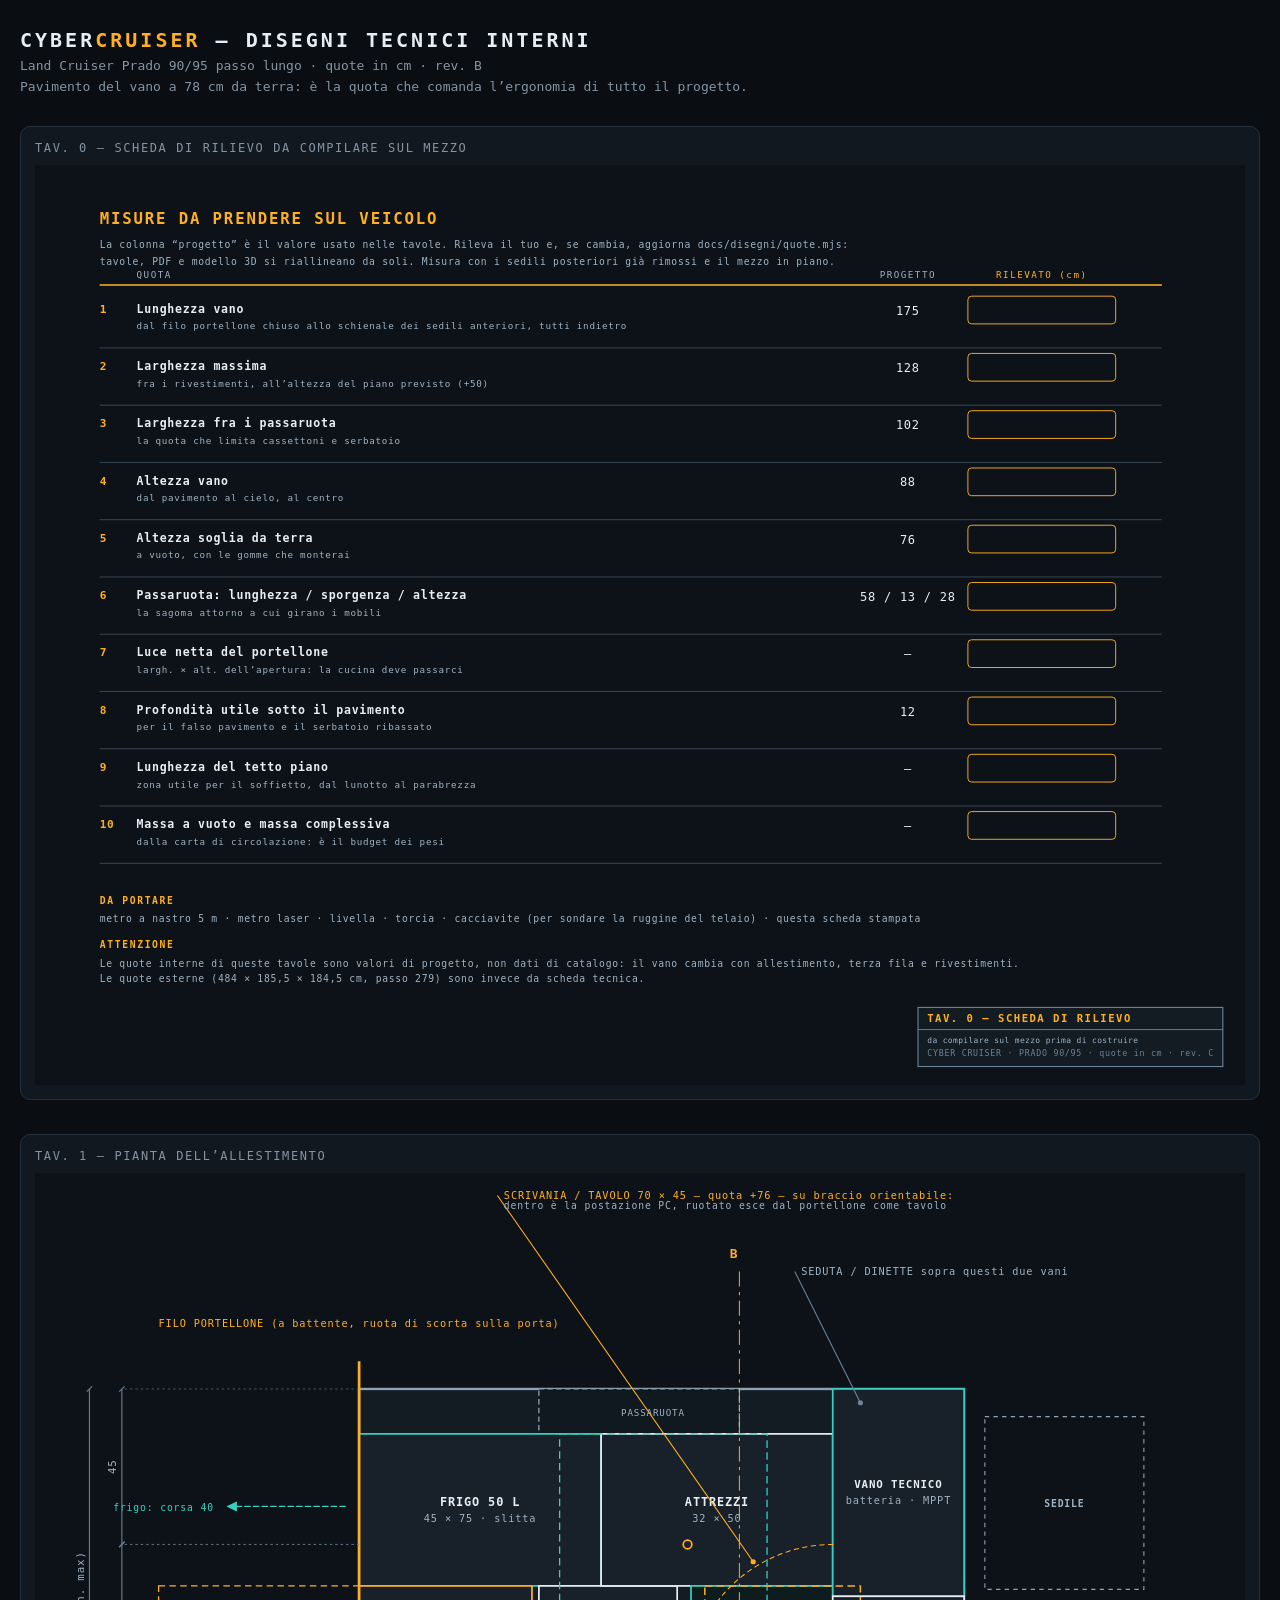
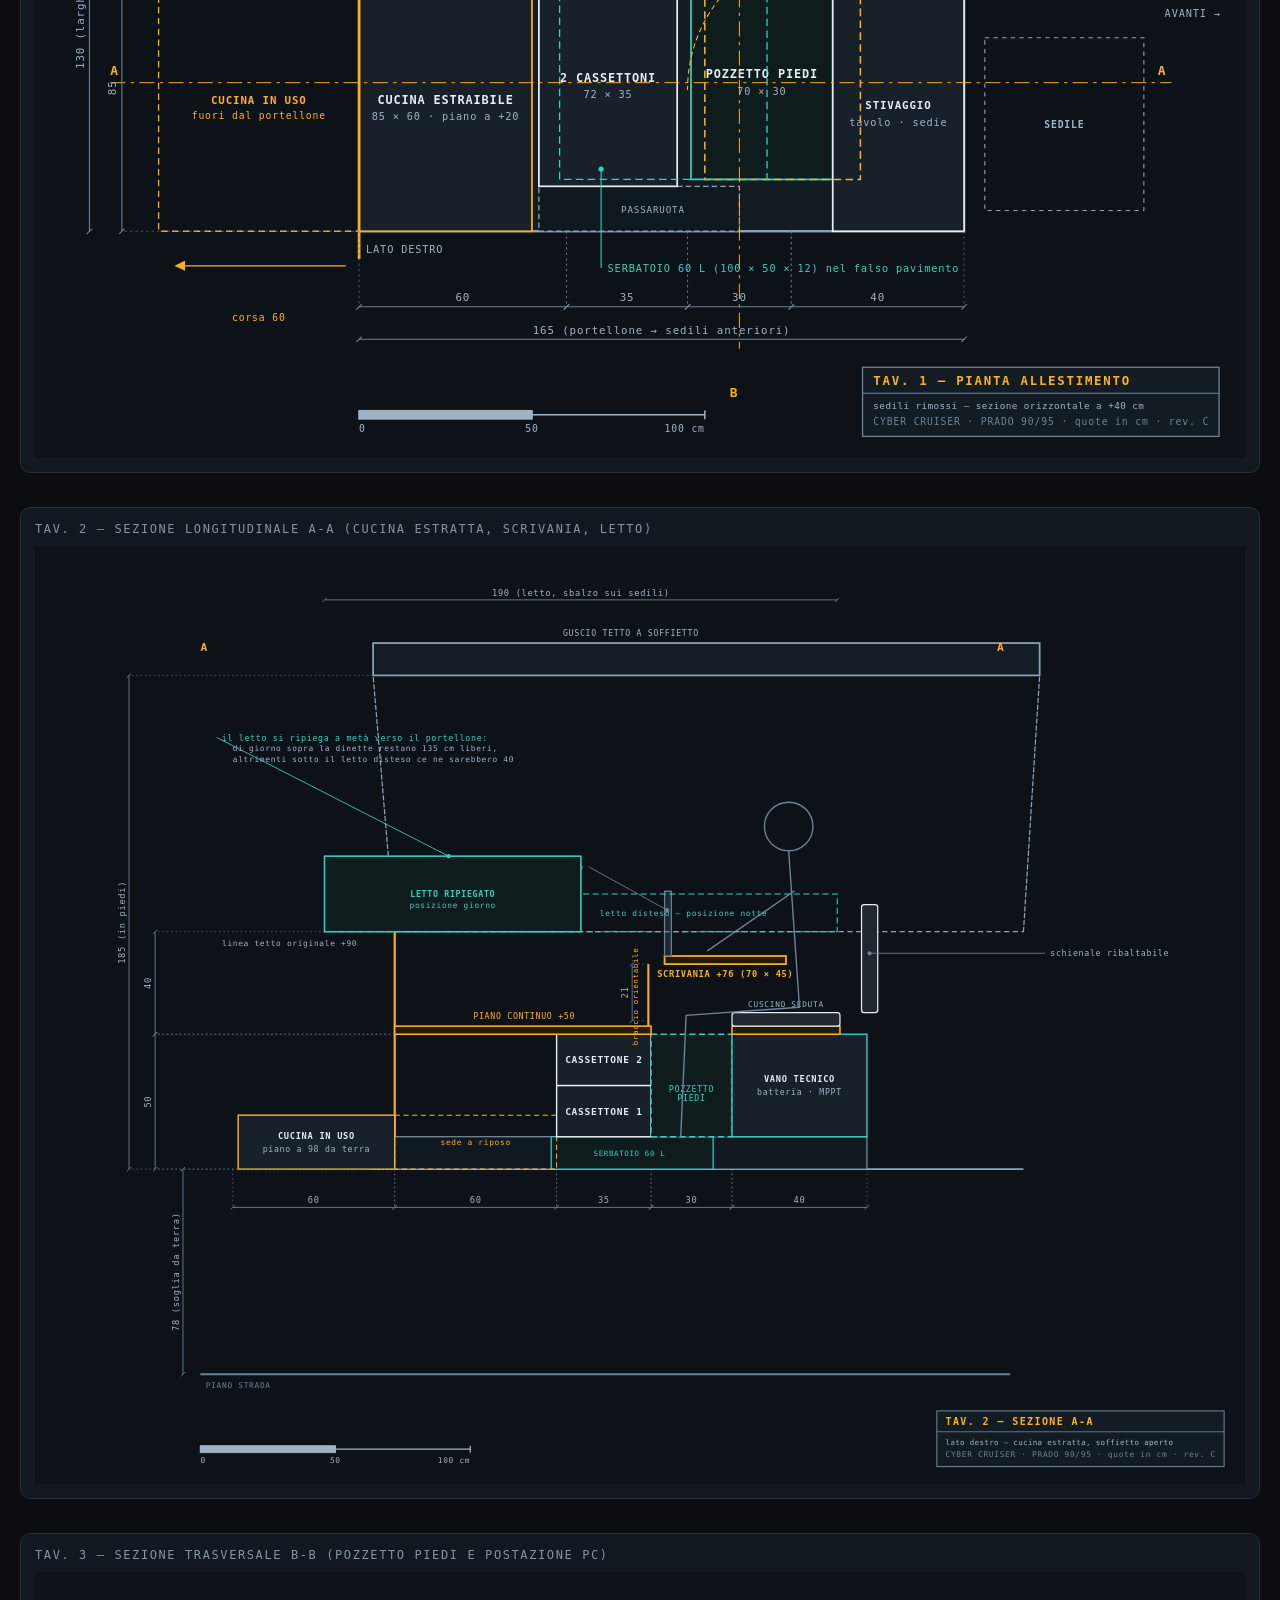
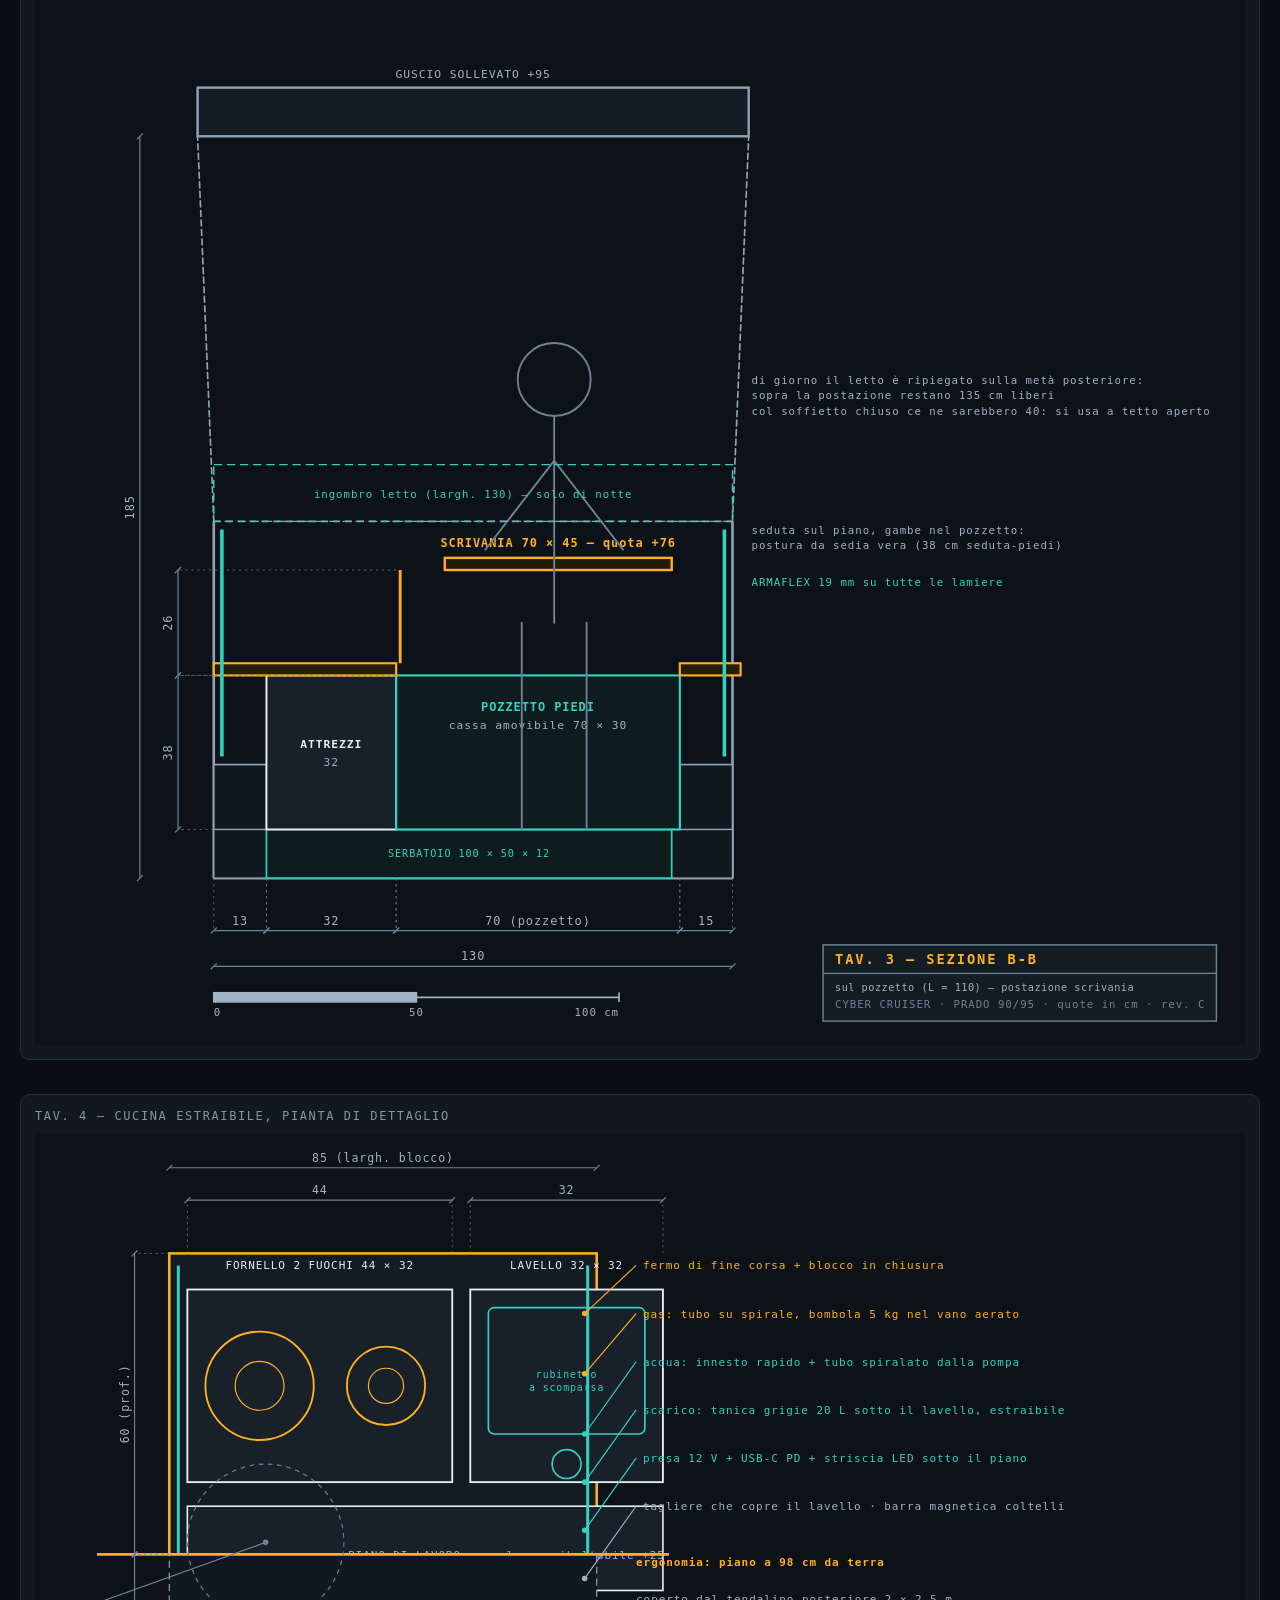
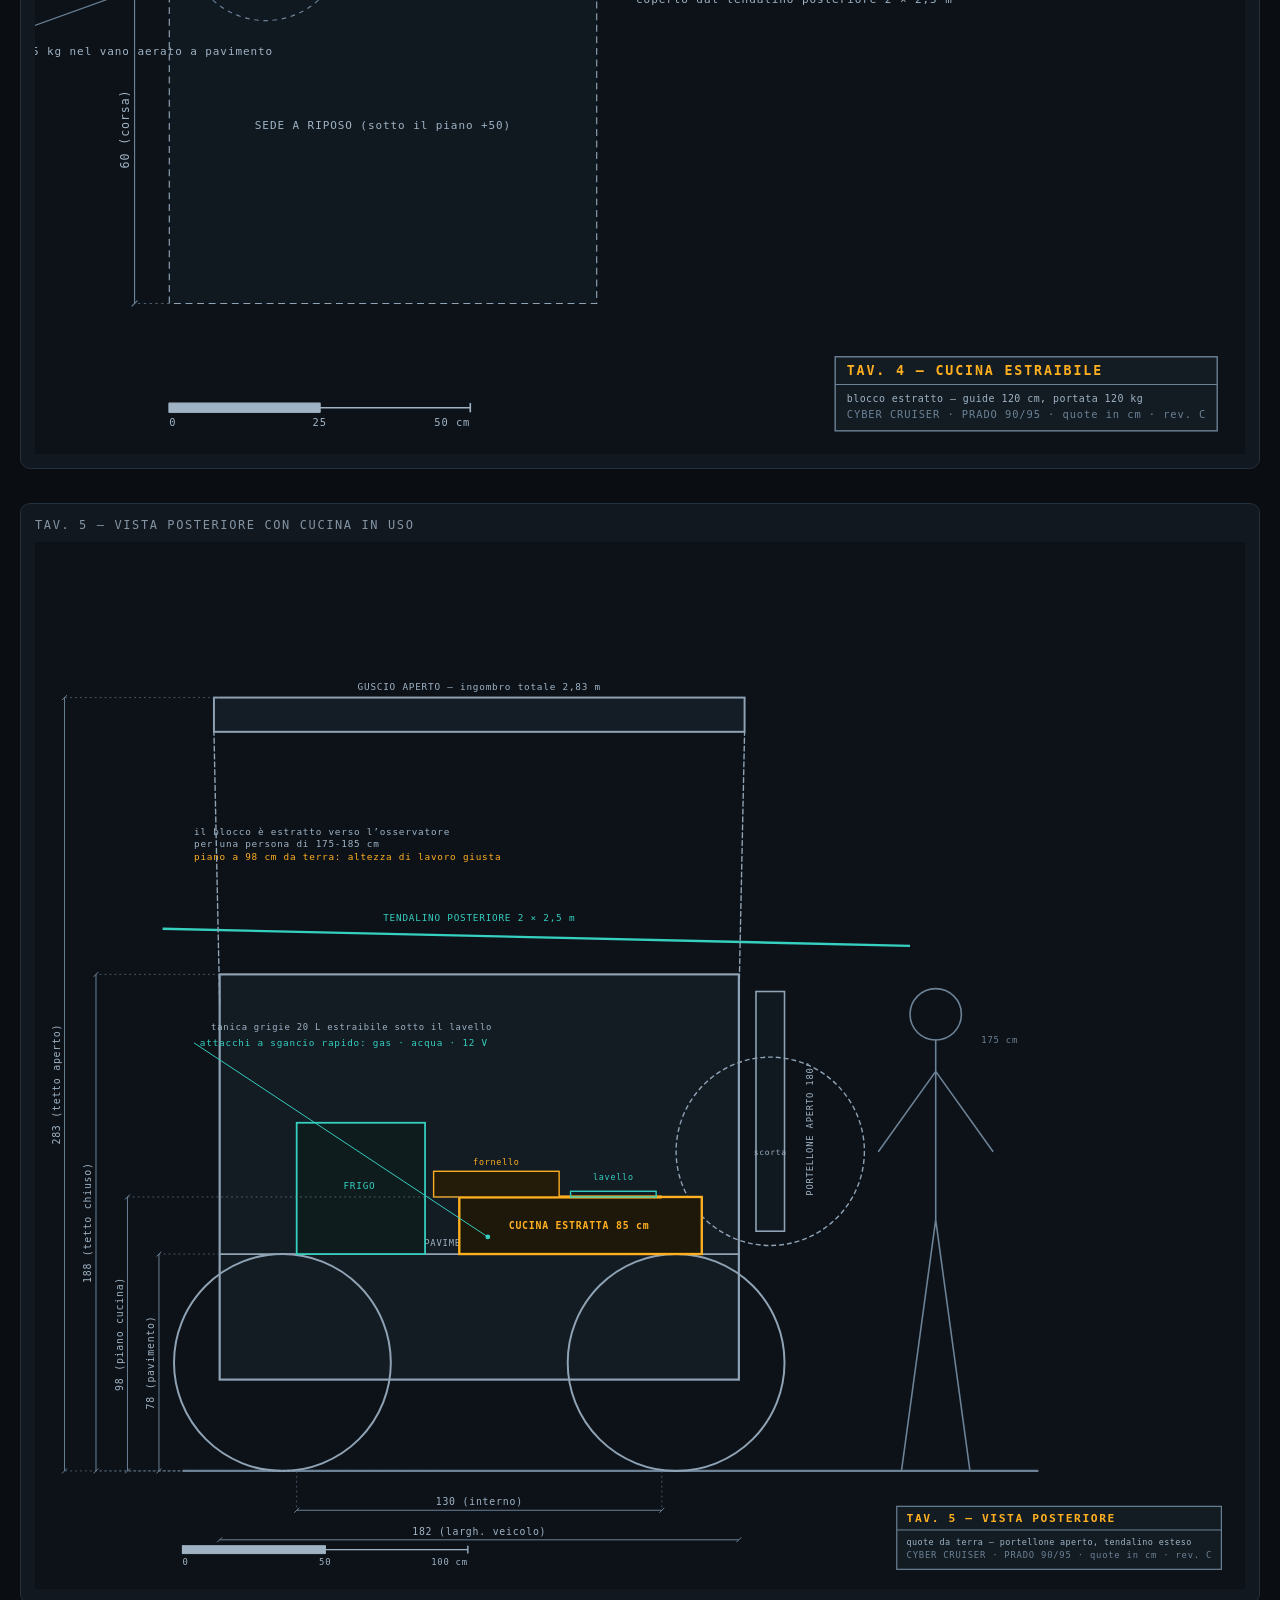
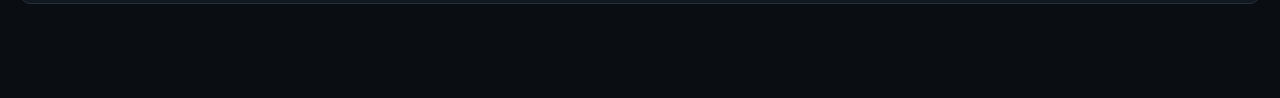
<file: landcruiser/docs/disegni/index.html>
<!DOCTYPE html>
<html lang="it"><head><meta charset="UTF-8">
<meta name="viewport" content="width=device-width, initial-scale=1">
<title>Cyber Cruiser — disegni tecnici degli interni</title>
<style>
  body { margin:0; background:#0a0e12; color:#e6edf3; font-family:"DejaVu Sans Mono",monospace; }
  .wrap { max-width:1500px; margin:0 auto; padding:28px 20px 60px; }
  h1 { font-size:20px; letter-spacing:3px; margin:0 0 4px; }
  h1 span { color:#ffb020; }
  p.sub { color:#8494a3; font-size:13px; margin:0 0 28px; line-height:1.6; }
  figure { margin:0 0 34px; border:1px solid #24303c; border-radius:10px; background:#121820; padding:14px; overflow-x:auto; }
  figcaption { color:#8494a3; font-size:12px; letter-spacing:1.6px; margin-bottom:10px; text-transform:uppercase; }
  img { width:100%; min-width:760px; height:auto; display:block; }
</style></head><body><div class="wrap">
<h1>CYBER<span>CRUISER</span> — DISEGNI TECNICI INTERNI</h1>
<p class="sub">Land Cruiser Prado 90/95 passo lungo · quote in cm · rev. B<br>
Pavimento del vano a 78 cm da terra: è la quota che comanda l’ergonomia di tutto il progetto.</p>
<figure><figcaption>Tav. 0 — Scheda di rilievo da compilare sul mezzo</figcaption><img src="tav-0-rilievo.svg" alt="Tav. 0 — Scheda di rilievo da compilare sul mezzo"></figure>
<figure><figcaption>Tav. 1 — Pianta dell’allestimento</figcaption><img src="tav-1-pianta.svg" alt="Tav. 1 — Pianta dell’allestimento"></figure>
<figure><figcaption>Tav. 2 — Sezione longitudinale A-A (cucina estratta, scrivania, letto)</figcaption><img src="tav-2-sezione-aa.svg" alt="Tav. 2 — Sezione longitudinale A-A (cucina estratta, scrivania, letto)"></figure>
<figure><figcaption>Tav. 3 — Sezione trasversale B-B (pozzetto piedi e postazione PC)</figcaption><img src="tav-3-sezione-bb.svg" alt="Tav. 3 — Sezione trasversale B-B (pozzetto piedi e postazione PC)"></figure>
<figure><figcaption>Tav. 4 — Cucina estraibile, pianta di dettaglio</figcaption><img src="tav-4-cucina.svg" alt="Tav. 4 — Cucina estraibile, pianta di dettaglio"></figure>
<figure><figcaption>Tav. 5 — Vista posteriore con cucina in uso</figcaption><img src="tav-5-retro.svg" alt="Tav. 5 — Vista posteriore con cucina in uso"></figure>
</div></body></html>
</file>
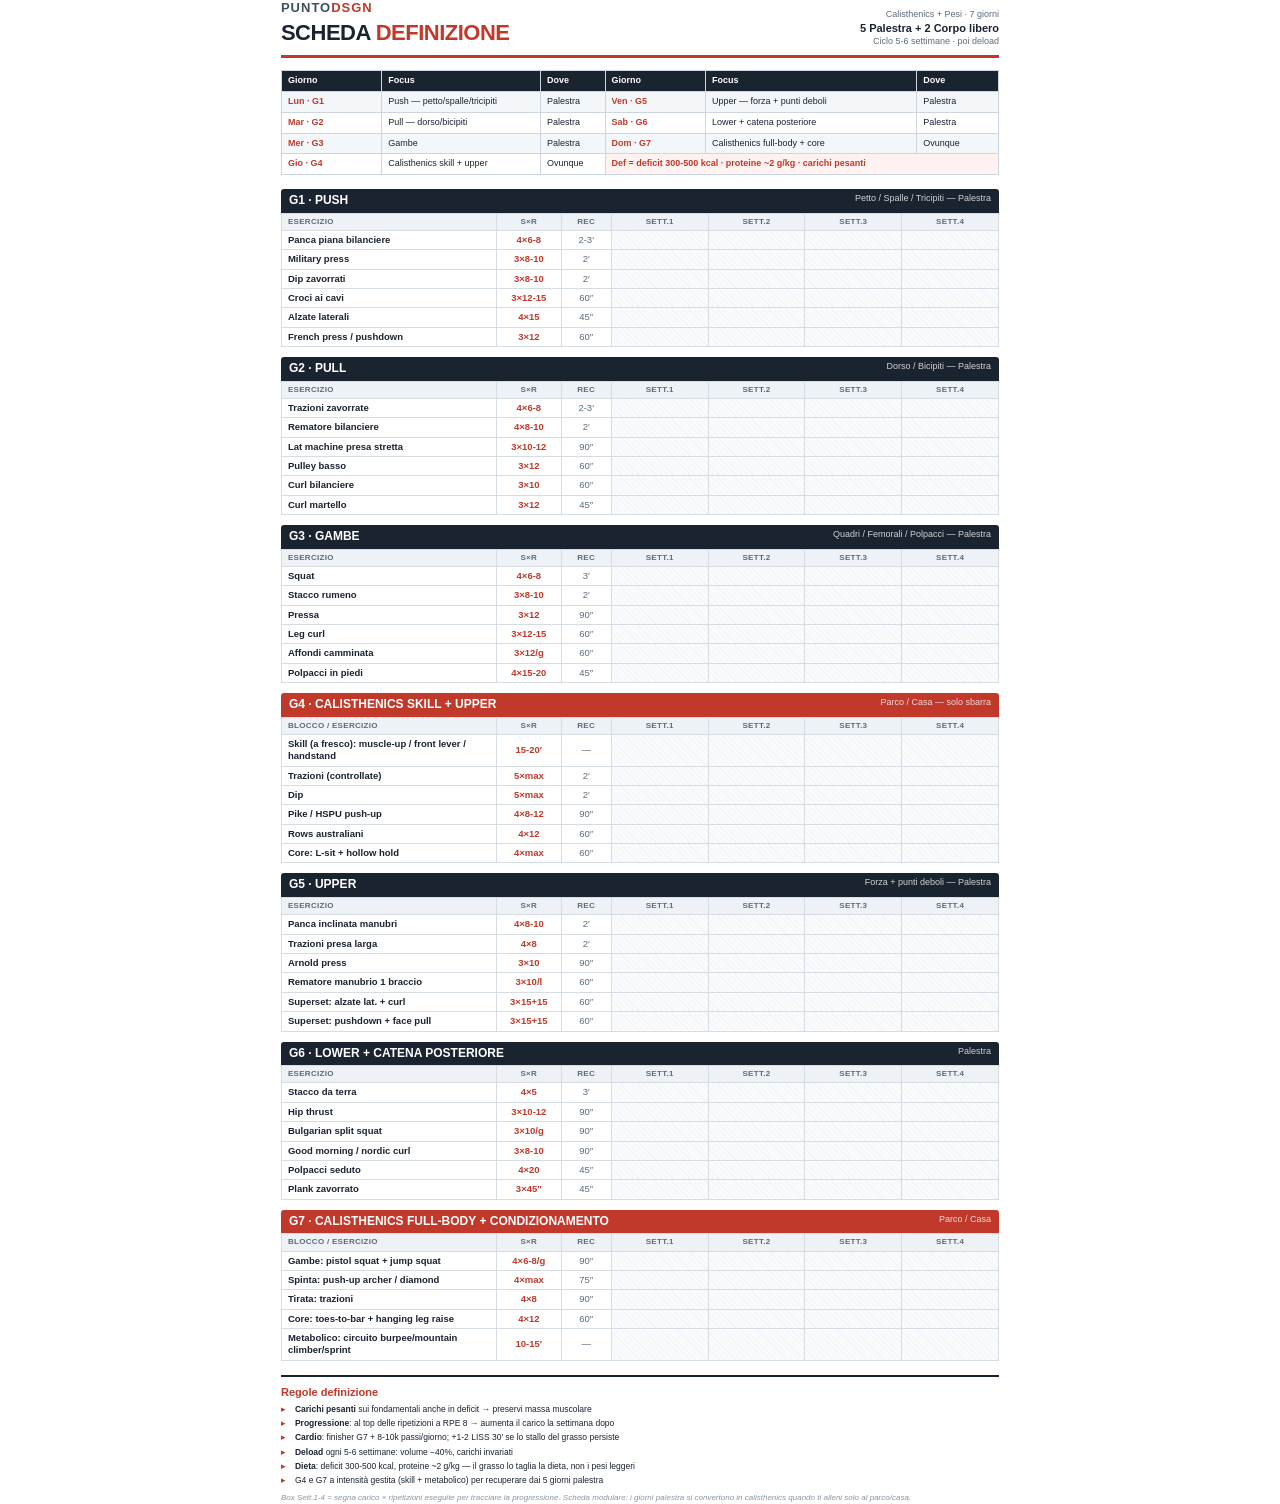
<file: archivio/scheda-allenamento.html>
<!DOCTYPE html>
<html lang="it">
<head>
<meta charset="UTF-8">
<title>Scheda Allenamento — Definizione</title>
<style>
  @page { size: A4 portrait; margin: 12mm 10mm; }
  * { margin: 0; padding: 0; box-sizing: border-box; }
  body {
    font-family: -apple-system, "Helvetica Neue", Arial, sans-serif;
    color: #1a2330; font-size: 9.5px; line-height: 1.3;
  }
  .wrap { max-width: 190mm; margin: 0 auto; }

  header {
    display: flex; justify-content: space-between; align-items: flex-end;
    border-bottom: 3px solid #c0392b; padding-bottom: 8px; margin-bottom: 12px;
  }
  header .brand { font-size: 13px; font-weight: 800; letter-spacing: 1px; color: #3d4f5f; text-transform: uppercase; margin-bottom: 2px; }
  header .brand span { color: #c0392b; }
  header h1 { font-size: 22px; letter-spacing: -0.5px; color: #1a2330; }
  header h1 span { color: #c0392b; }
  header .meta { text-align: right; font-size: 9px; color: #5a6b7d; }
  header .meta strong { color: #1a2330; font-size: 11px; }

  .split {
    width: 100%; border-collapse: collapse; margin-bottom: 14px;
    font-size: 9px;
  }
  .split th, .split td { border: 1px solid #cdd6e0; padding: 4px 6px; text-align: left; }
  .split th { background: #1a2330; color: #fff; font-weight: 600; }
  .split td.g { font-weight: 700; color: #c0392b; width: 14%; }
  .split tr:nth-child(even) td { background: #f4f7fa; }

  .day { margin-bottom: 10px; break-inside: avoid; }
  .day h2 {
    font-size: 12px; background: #1a2330; color: #fff;
    padding: 4px 8px; border-radius: 3px 3px 0 0;
    display: flex; justify-content: space-between;
  }
  .day h2 .tag { font-weight: 400; font-size: 9px; opacity: .8; }
  .day.cl h2 { background: #c0392b; }

  table.ex { width: 100%; border-collapse: collapse; }
  table.ex th, table.ex td { border: 1px solid #d5dce4; padding: 3px 6px; }
  table.ex th {
    background: #eef2f6; font-size: 8px; text-transform: uppercase;
    letter-spacing: .3px; color: #5a6b7d; font-weight: 600;
  }
  table.ex td.name { text-align: left; font-weight: 600; width: 30%; }
  table.ex td.c { text-align: center; white-space: nowrap; }
  table.ex td.sr { text-align: center; font-weight: 700; color: #c0392b; width: 9%; }
  table.ex td.rec { text-align: center; color: #5a6b7d; width: 7%; }
  .box { background: repeating-linear-gradient(45deg,#fafbfc,#fafbfc 3px,#f0f3f6 3px,#f0f3f6 4px); }

  .cols { display: flex; gap: 8px; }
  .cols .day { flex: 1; }

  footer {
    margin-top: 14px; border-top: 2px solid #1a2330; padding-top: 8px;
    font-size: 8.5px; break-inside: avoid;
  }
  footer h3 { font-size: 11px; color: #c0392b; margin-bottom: 4px; }
  footer ul { list-style: none; }
  footer li { padding: 1.5px 0 1.5px 14px; position: relative; }
  footer li::before { content: "▸"; position: absolute; left: 0; color: #c0392b; }
  .note { font-size: 8px; color: #8494a5; margin-top: 6px; font-style: italic; }
  .pb { break-before: page; }
</style>
</head>
<body>
<div class="wrap">

  <header>
    <div>
      <div class="brand">Punto<span>DSGN</span></div>
      <h1>SCHEDA <span>DEFINIZIONE</span></h1>
    </div>
    <div class="meta">
      Calisthenics + Pesi · 7 giorni<br>
      <strong>5 Palestra + 2 Corpo libero</strong><br>
      Ciclo 5-6 settimane · poi deload
    </div>
  </header>

  <table class="split">
    <tr>
      <th>Giorno</th><th>Focus</th><th>Dove</th>
      <th>Giorno</th><th>Focus</th><th>Dove</th>
    </tr>
    <tr>
      <td class="g">Lun · G1</td><td>Push — petto/spalle/tricipiti</td><td>Palestra</td>
      <td class="g">Ven · G5</td><td>Upper — forza + punti deboli</td><td>Palestra</td>
    </tr>
    <tr>
      <td class="g">Mar · G2</td><td>Pull — dorso/bicipiti</td><td>Palestra</td>
      <td class="g">Sab · G6</td><td>Lower + catena posteriore</td><td>Palestra</td>
    </tr>
    <tr>
      <td class="g">Mer · G3</td><td>Gambe</td><td>Palestra</td>
      <td class="g">Dom · G7</td><td>Calisthenics full-body + core</td><td>Ovunque</td>
    </tr>
    <tr>
      <td class="g">Gio · G4</td><td>Calisthenics skill + upper</td><td>Ovunque</td>
      <td colspan="3" style="background:#fff2f0;color:#c0392b;font-weight:600;">Def = deficit 300-500 kcal · proteine ~2 g/kg · carichi pesanti</td>
    </tr>
  </table>

  <!-- G1 -->
  <div class="day">
    <h2>G1 · PUSH <span class="tag">Petto / Spalle / Tricipiti — Palestra</span></h2>
    <table class="ex">
      <tr><th class="name" style="text-align:left">Esercizio</th><th>S×R</th><th>Rec</th><th>Sett.1</th><th>Sett.2</th><th>Sett.3</th><th>Sett.4</th></tr>
      <tr><td class="name">Panca piana bilanciere</td><td class="sr">4×6-8</td><td class="rec">2-3′</td><td class="box"></td><td class="box"></td><td class="box"></td><td class="box"></td></tr>
      <tr><td class="name">Military press</td><td class="sr">3×8-10</td><td class="rec">2′</td><td class="box"></td><td class="box"></td><td class="box"></td><td class="box"></td></tr>
      <tr><td class="name">Dip zavorrati</td><td class="sr">3×8-10</td><td class="rec">2′</td><td class="box"></td><td class="box"></td><td class="box"></td><td class="box"></td></tr>
      <tr><td class="name">Croci ai cavi</td><td class="sr">3×12-15</td><td class="rec">60″</td><td class="box"></td><td class="box"></td><td class="box"></td><td class="box"></td></tr>
      <tr><td class="name">Alzate laterali</td><td class="sr">4×15</td><td class="rec">45″</td><td class="box"></td><td class="box"></td><td class="box"></td><td class="box"></td></tr>
      <tr><td class="name">French press / pushdown</td><td class="sr">3×12</td><td class="rec">60″</td><td class="box"></td><td class="box"></td><td class="box"></td><td class="box"></td></tr>
    </table>
  </div>

  <!-- G2 -->
  <div class="day">
    <h2>G2 · PULL <span class="tag">Dorso / Bicipiti — Palestra</span></h2>
    <table class="ex">
      <tr><th class="name" style="text-align:left">Esercizio</th><th>S×R</th><th>Rec</th><th>Sett.1</th><th>Sett.2</th><th>Sett.3</th><th>Sett.4</th></tr>
      <tr><td class="name">Trazioni zavorrate</td><td class="sr">4×6-8</td><td class="rec">2-3′</td><td class="box"></td><td class="box"></td><td class="box"></td><td class="box"></td></tr>
      <tr><td class="name">Rematore bilanciere</td><td class="sr">4×8-10</td><td class="rec">2′</td><td class="box"></td><td class="box"></td><td class="box"></td><td class="box"></td></tr>
      <tr><td class="name">Lat machine presa stretta</td><td class="sr">3×10-12</td><td class="rec">90″</td><td class="box"></td><td class="box"></td><td class="box"></td><td class="box"></td></tr>
      <tr><td class="name">Pulley basso</td><td class="sr">3×12</td><td class="rec">60″</td><td class="box"></td><td class="box"></td><td class="box"></td><td class="box"></td></tr>
      <tr><td class="name">Curl bilanciere</td><td class="sr">3×10</td><td class="rec">60″</td><td class="box"></td><td class="box"></td><td class="box"></td><td class="box"></td></tr>
      <tr><td class="name">Curl martello</td><td class="sr">3×12</td><td class="rec">45″</td><td class="box"></td><td class="box"></td><td class="box"></td><td class="box"></td></tr>
    </table>
  </div>

  <!-- G3 -->
  <div class="day">
    <h2>G3 · GAMBE <span class="tag">Quadri / Femorali / Polpacci — Palestra</span></h2>
    <table class="ex">
      <tr><th class="name" style="text-align:left">Esercizio</th><th>S×R</th><th>Rec</th><th>Sett.1</th><th>Sett.2</th><th>Sett.3</th><th>Sett.4</th></tr>
      <tr><td class="name">Squat</td><td class="sr">4×6-8</td><td class="rec">3′</td><td class="box"></td><td class="box"></td><td class="box"></td><td class="box"></td></tr>
      <tr><td class="name">Stacco rumeno</td><td class="sr">3×8-10</td><td class="rec">2′</td><td class="box"></td><td class="box"></td><td class="box"></td><td class="box"></td></tr>
      <tr><td class="name">Pressa</td><td class="sr">3×12</td><td class="rec">90″</td><td class="box"></td><td class="box"></td><td class="box"></td><td class="box"></td></tr>
      <tr><td class="name">Leg curl</td><td class="sr">3×12-15</td><td class="rec">60″</td><td class="box"></td><td class="box"></td><td class="box"></td><td class="box"></td></tr>
      <tr><td class="name">Affondi camminata</td><td class="sr">3×12/g</td><td class="rec">60″</td><td class="box"></td><td class="box"></td><td class="box"></td><td class="box"></td></tr>
      <tr><td class="name">Polpacci in piedi</td><td class="sr">4×15-20</td><td class="rec">45″</td><td class="box"></td><td class="box"></td><td class="box"></td><td class="box"></td></tr>
    </table>
  </div>

  <!-- G4 corpo libero -->
  <div class="day cl pb">
    <h2>G4 · CALISTHENICS SKILL + UPPER <span class="tag">Parco / Casa — solo sbarra</span></h2>
    <table class="ex">
      <tr><th class="name" style="text-align:left">Blocco / Esercizio</th><th>S×R</th><th>Rec</th><th>Sett.1</th><th>Sett.2</th><th>Sett.3</th><th>Sett.4</th></tr>
      <tr><td class="name">Skill (a fresco): muscle-up / front lever / handstand</td><td class="sr">15-20′</td><td class="rec">—</td><td class="box"></td><td class="box"></td><td class="box"></td><td class="box"></td></tr>
      <tr><td class="name">Trazioni (controllate)</td><td class="sr">5×max</td><td class="rec">2′</td><td class="box"></td><td class="box"></td><td class="box"></td><td class="box"></td></tr>
      <tr><td class="name">Dip</td><td class="sr">5×max</td><td class="rec">2′</td><td class="box"></td><td class="box"></td><td class="box"></td><td class="box"></td></tr>
      <tr><td class="name">Pike / HSPU push-up</td><td class="sr">4×8-12</td><td class="rec">90″</td><td class="box"></td><td class="box"></td><td class="box"></td><td class="box"></td></tr>
      <tr><td class="name">Rows australiani</td><td class="sr">4×12</td><td class="rec">60″</td><td class="box"></td><td class="box"></td><td class="box"></td><td class="box"></td></tr>
      <tr><td class="name">Core: L-sit + hollow hold</td><td class="sr">4×max</td><td class="rec">60″</td><td class="box"></td><td class="box"></td><td class="box"></td><td class="box"></td></tr>
    </table>
  </div>

  <!-- G5 -->
  <div class="day">
    <h2>G5 · UPPER <span class="tag">Forza + punti deboli — Palestra</span></h2>
    <table class="ex">
      <tr><th class="name" style="text-align:left">Esercizio</th><th>S×R</th><th>Rec</th><th>Sett.1</th><th>Sett.2</th><th>Sett.3</th><th>Sett.4</th></tr>
      <tr><td class="name">Panca inclinata manubri</td><td class="sr">4×8-10</td><td class="rec">2′</td><td class="box"></td><td class="box"></td><td class="box"></td><td class="box"></td></tr>
      <tr><td class="name">Trazioni presa larga</td><td class="sr">4×8</td><td class="rec">2′</td><td class="box"></td><td class="box"></td><td class="box"></td><td class="box"></td></tr>
      <tr><td class="name">Arnold press</td><td class="sr">3×10</td><td class="rec">90″</td><td class="box"></td><td class="box"></td><td class="box"></td><td class="box"></td></tr>
      <tr><td class="name">Rematore manubrio 1 braccio</td><td class="sr">3×10/l</td><td class="rec">60″</td><td class="box"></td><td class="box"></td><td class="box"></td><td class="box"></td></tr>
      <tr><td class="name">Superset: alzate lat. + curl</td><td class="sr">3×15+15</td><td class="rec">60″</td><td class="box"></td><td class="box"></td><td class="box"></td><td class="box"></td></tr>
      <tr><td class="name">Superset: pushdown + face pull</td><td class="sr">3×15+15</td><td class="rec">60″</td><td class="box"></td><td class="box"></td><td class="box"></td><td class="box"></td></tr>
    </table>
  </div>

  <!-- G6 -->
  <div class="day">
    <h2>G6 · LOWER + CATENA POSTERIORE <span class="tag">Palestra</span></h2>
    <table class="ex">
      <tr><th class="name" style="text-align:left">Esercizio</th><th>S×R</th><th>Rec</th><th>Sett.1</th><th>Sett.2</th><th>Sett.3</th><th>Sett.4</th></tr>
      <tr><td class="name">Stacco da terra</td><td class="sr">4×5</td><td class="rec">3′</td><td class="box"></td><td class="box"></td><td class="box"></td><td class="box"></td></tr>
      <tr><td class="name">Hip thrust</td><td class="sr">3×10-12</td><td class="rec">90″</td><td class="box"></td><td class="box"></td><td class="box"></td><td class="box"></td></tr>
      <tr><td class="name">Bulgarian split squat</td><td class="sr">3×10/g</td><td class="rec">90″</td><td class="box"></td><td class="box"></td><td class="box"></td><td class="box"></td></tr>
      <tr><td class="name">Good morning / nordic curl</td><td class="sr">3×8-10</td><td class="rec">90″</td><td class="box"></td><td class="box"></td><td class="box"></td><td class="box"></td></tr>
      <tr><td class="name">Polpacci seduto</td><td class="sr">4×20</td><td class="rec">45″</td><td class="box"></td><td class="box"></td><td class="box"></td><td class="box"></td></tr>
      <tr><td class="name">Plank zavorrato</td><td class="sr">3×45″</td><td class="rec">45″</td><td class="box"></td><td class="box"></td><td class="box"></td><td class="box"></td></tr>
    </table>
  </div>

  <!-- G7 corpo libero -->
  <div class="day cl">
    <h2>G7 · CALISTHENICS FULL-BODY + CONDIZIONAMENTO <span class="tag">Parco / Casa</span></h2>
    <table class="ex">
      <tr><th class="name" style="text-align:left">Blocco / Esercizio</th><th>S×R</th><th>Rec</th><th>Sett.1</th><th>Sett.2</th><th>Sett.3</th><th>Sett.4</th></tr>
      <tr><td class="name">Gambe: pistol squat + jump squat</td><td class="sr">4×6-8/g</td><td class="rec">90″</td><td class="box"></td><td class="box"></td><td class="box"></td><td class="box"></td></tr>
      <tr><td class="name">Spinta: push-up archer / diamond</td><td class="sr">4×max</td><td class="rec">75″</td><td class="box"></td><td class="box"></td><td class="box"></td><td class="box"></td></tr>
      <tr><td class="name">Tirata: trazioni</td><td class="sr">4×8</td><td class="rec">90″</td><td class="box"></td><td class="box"></td><td class="box"></td><td class="box"></td></tr>
      <tr><td class="name">Core: toes-to-bar + hanging leg raise</td><td class="sr">4×12</td><td class="rec">60″</td><td class="box"></td><td class="box"></td><td class="box"></td><td class="box"></td></tr>
      <tr><td class="name">Metabolico: circuito burpee/mountain climber/sprint</td><td class="sr">10-15′</td><td class="rec">—</td><td class="box"></td><td class="box"></td><td class="box"></td><td class="box"></td></tr>
    </table>
  </div>

  <footer>
    <h3>Regole definizione</h3>
    <ul>
      <li><strong>Carichi pesanti</strong> sui fondamentali anche in deficit → preservi massa muscolare</li>
      <li><strong>Progressione</strong>: al top delle ripetizioni a RPE 8 → aumenta il carico la settimana dopo</li>
      <li><strong>Cardio</strong>: finisher G7 + 8-10k passi/giorno; +1-2 LISS 30′ se lo stallo del grasso persiste</li>
      <li><strong>Deload</strong> ogni 5-6 settimane: volume −40%, carichi invariati</li>
      <li><strong>Dieta</strong>: deficit 300-500 kcal, proteine ~2 g/kg — il grasso lo taglia la dieta, non i pesi leggeri</li>
      <li>G4 e G7 a intensità gestita (skill + metabolico) per recuperare dai 5 giorni palestra</li>
    </ul>
    <p class="note">Box Sett.1-4 = segna carico × ripetizioni eseguite per tracciare la progressione. Scheda modulare: i giorni palestra si convertono in calisthenics quando ti alleni solo al parco/casa.</p>
  </footer>

</div>
</body>
</html>
</file>
<file: assets/site.css>
/* Cyber Cruiser — foglio di stile del sito.
   Stessa tipografia della dashboard di bordo: Orbitron per i titoli,
   Rajdhani per il testo, Share Tech Mono per i numeri. */

@import url('/landcruiser/dash/css/fonts.css');

:root {
  --bg: #0a0e12;
  --panel: #121820;
  --panel-2: #172029;
  --line: #24303c;
  --text: #e6edf3;
  --dim: #8494a3;
  --acc: #ffb020;
  --teal: #35d0c0;
  --ok: #4ade80;
  --alarm: #ff5252;
  --font-ui: 'Rajdhani', system-ui, sans-serif;
  --font-tit: 'Orbitron', 'Rajdhani', system-ui, sans-serif;
  --font-num: 'Share Tech Mono', ui-monospace, monospace;
}

* { margin: 0; padding: 0; box-sizing: border-box; -webkit-tap-highlight-color: transparent; }

body {
  background: var(--bg);
  color: var(--text);
  font-family: var(--font-ui);
  font-size: 17px;
  line-height: 1.55;
  -webkit-font-smoothing: antialiased;
}

a { color: var(--acc); text-decoration: none; }
a:hover { text-decoration: underline; }

.wrap { max-width: 1180px; margin: 0 auto; padding: 0 22px; }

header.top {
  position: sticky; top: 0; z-index: 20;
  background: rgba(10, 14, 18, .92);
  border-bottom: 1px solid var(--line);
  backdrop-filter: blur(8px);
}
header.top .wrap { display: flex; align-items: center; gap: 26px; height: 62px; }
.brand { font-family: var(--font-tit); font-weight: 700; letter-spacing: 4px; font-size: 16px; }
.brand span { color: var(--acc); }
nav.menu { display: flex; gap: 20px; margin-left: auto; flex-wrap: wrap; }
nav.menu a {
  font-family: var(--font-tit); font-size: 11px; letter-spacing: 1.8px;
  text-transform: uppercase; color: var(--dim);
}
nav.menu a:hover, nav.menu a.on { color: var(--acc); text-decoration: none; }

h1 {
  font-family: var(--font-tit); font-weight: 900; letter-spacing: 2px;
  font-size: clamp(30px, 6vw, 58px); line-height: 1.05; text-transform: uppercase;
}
h1 span { color: var(--acc); }
h2 {
  font-family: var(--font-tit); font-weight: 700; letter-spacing: 2.4px;
  font-size: 15px; text-transform: uppercase; color: var(--teal);
  margin-bottom: 14px;
}
h3 { font-family: var(--font-tit); font-size: 13px; letter-spacing: 1.6px; text-transform: uppercase; }
p.lead { font-size: 20px; color: var(--dim); max-width: 62ch; }

.hero { padding: 74px 0 54px; border-bottom: 1px solid var(--line); }
.hero .kicker {
  font-family: var(--font-tit); font-size: 11px; letter-spacing: 3.4px;
  color: var(--dim); text-transform: uppercase; margin-bottom: 18px;
}

.cta { display: flex; gap: 14px; flex-wrap: wrap; margin-top: 30px; }
.btn {
  font-family: var(--font-tit); font-size: 12px; letter-spacing: 2px; text-transform: uppercase;
  padding: 13px 20px; border: 1px solid var(--line); border-radius: 8px;
  background: var(--panel); color: var(--text); cursor: pointer; display: inline-block;
}
.btn:hover { border-color: var(--acc); color: var(--acc); text-decoration: none; }
.btn.primary { border-color: #5a4413; background: #1d1809; color: var(--acc); }

section { padding: 52px 0; border-bottom: 1px solid var(--line); }

.grid { display: grid; gap: 18px; }
.grid.c3 { grid-template-columns: repeat(3, 1fr); }
.grid.c2 { grid-template-columns: repeat(2, 1fr); }

.card {
  background: var(--panel); border: 1px solid var(--line);
  border-radius: 12px; padding: 20px 22px;
}
.card p { color: var(--dim); font-size: 16px; }

.num { font-family: var(--font-num); font-variant-numeric: tabular-nums; }
.big { font-size: 30px; font-family: var(--font-num); }

table { width: 100%; border-collapse: collapse; font-size: 16px; }
th, td { text-align: left; padding: 9px 10px; border-bottom: 1px solid var(--line); }
th {
  font-family: var(--font-tit); font-size: 10.5px; letter-spacing: 1.6px;
  text-transform: uppercase; color: var(--dim); font-weight: 500;
}
td.r, th.r { text-align: right; font-family: var(--font-num); }

.frame {
  width: 100%; height: min(72vh, 720px); border: 1px solid var(--line);
  border-radius: 12px; background: #0d1219;
}

footer { padding: 34px 0 60px; color: var(--dim); font-size: 14px; }

@media (max-width: 900px) {
  .grid.c3, .grid.c2 { grid-template-columns: 1fr; }
  nav.menu { gap: 13px; }
  header.top .wrap { height: auto; padding-top: 10px; padding-bottom: 10px; flex-wrap: wrap; }
}
</file>
<file: landcruiser/dash/css/dash.css>
/* CYBER CRUISER — foglio di stile della dashboard di bordo.
   Progettato per 1280x800 touch, leggibile di giorno e non accecante di notte.
   Tipografia: Orbitron per titoli ed etichette (il taglio "cyber"), Rajdhani
   per il testo, Share Tech Mono per i numeri, che così restano incolonnati. */

@import url('fonts.css');

:root {
  --bg:        #0a0e12;
  --panel:     #121820;
  --panel-2:   #182029;
  --line:      #24303c;
  --text:      #e6edf3;
  --text-dim:  #8494a3;
  --accent:    #ffb020;   /* ambra: valori vivi */
  --accent-2:  #35d0c0;   /* teal: energia / camper */
  --ok:        #4ade80;
  --warn:      #ffb020;
  --alarm:     #ff5252;
  --rail: 96px;
  --top: 56px;
  --font-ui:   'Rajdhani', 'DejaVu Sans', system-ui, sans-serif;
  --font-tit:  'Orbitron', 'Rajdhani', system-ui, sans-serif;
  --font-num:  'Share Tech Mono', 'SF Mono', 'DejaVu Sans Mono', monospace;
}

* { margin: 0; padding: 0; box-sizing: border-box; -webkit-tap-highlight-color: transparent; }

html, body { height: 100%; overflow: hidden; }

body {
  background: var(--bg);
  color: var(--text);
  font-family: var(--font-ui);
  font-size: 16px;
  user-select: none;
}

#app {
  display: grid;
  grid-template-columns: var(--rail) 1fr;
  grid-template-rows: var(--top) 1fr auto;
  grid-template-areas: "brand top" "nav screen" "nav alerts";
  height: 100%;
}

/* ---------- barra superiore ---------- */

#topbar {
  grid-area: brand / brand / top / top;
  display: flex; align-items: center; gap: 24px;
  padding: 0 18px;
  border-bottom: 1px solid var(--line);
  background: linear-gradient(180deg, #121821, #0d1219);
}

.brand { font-weight: 700; letter-spacing: 3px; font-size: 15px; white-space: nowrap; flex: none; }
.brand span { color: var(--accent); }

.top-stats { display: flex; gap: 26px; flex: 1; overflow: hidden; }
.top-stats .ts { display: flex; align-items: baseline; gap: 7px; white-space: nowrap; }
.top-stats .ts b { font-weight: 600; font-size: 17px; letter-spacing: .5px; }
.top-stats .ts i { font-style: normal; color: var(--text-dim); font-size: 11px; letter-spacing: 1.5px; }

.top-right { display: flex; align-items: center; gap: 14px; }
.clock { font-size: 19px; letter-spacing: 1px; }

.badge {
  font-size: 11px; letter-spacing: 1.5px; padding: 4px 9px; border-radius: 3px;
  border: 1px solid var(--line);
}
.badge-sim  { color: var(--accent);   border-color: #5a4413; background: #241c08; }
.badge-live { color: var(--ok);       border-color: #1d5236; background: #0d2318; }
.badge-off  { color: var(--alarm);    border-color: #5c2323; background: #240f0f; }

/* ---------- navigazione ---------- */

#nav {
  grid-area: nav;
  display: flex; flex-direction: column;
  border-right: 1px solid var(--line);
  background: #0d1219;
  padding-top: 8px;
}

.navbtn {
  display: flex; flex-direction: column; align-items: center; justify-content: center;
  gap: 6px; height: 84px; color: var(--text-dim);
  border: none; background: none; cursor: pointer; font-family: inherit;
  border-left: 3px solid transparent;
  transition: color .12s, background .12s;
}
.navbtn svg { width: 26px; height: 26px; fill: none; stroke: currentColor; stroke-width: 1.7; stroke-linecap: round; stroke-linejoin: round; }
.navbtn span { font-size: 10px; letter-spacing: 1.4px; }
.navbtn:active { background: var(--panel-2); }
.navbtn.on { color: var(--accent); border-left-color: var(--accent); background: #141a22; }

/* ---------- area schermate ---------- */

#screen { grid-area: screen; padding: 16px; overflow: hidden; }

.view { height: 100%; display: grid; gap: 14px; }
.view-drive   { grid-template-columns: 1.15fr 1fr; grid-template-rows: 1fr auto; }
.view-grid-2  { grid-template-columns: 1fr 1fr; grid-auto-rows: min-content; align-content: start; }
.view-grid-3  { grid-template-columns: repeat(3, 1fr); grid-auto-rows: min-content; align-content: start; }

.card {
  background: var(--panel);
  border: 1px solid var(--line);
  border-radius: 10px;
  padding: 14px 16px;
  display: flex; flex-direction: column;
  min-height: 0;
}
.card > h2 {
  font-size: 11px; letter-spacing: 2.2px; color: var(--text-dim);
  font-weight: 600; margin-bottom: 12px; text-transform: uppercase;
}
.card.span2 { grid-column: span 2; }

/* ---------- widget ---------- */

.gauge-wrap { display: flex; align-items: center; justify-content: center; flex: 1; min-height: 0; }
/* altezze fisse per i riquadri dentro le griglie a righe min-content */
.gauge-wrap.h-sm { height: 104px; flex: none; }
.gauge-wrap.h-md { height: 300px; flex: none; }
.gauge-wrap.h-fix { height: 186px; flex: none; }
.gauge { max-height: 100%; }
.gauge .track { stroke: #1d2833; }
.gauge .fill  { stroke: var(--accent); transition: stroke-dashoffset .18s linear, stroke .3s; }
.gauge .val   { fill: var(--text); font-size: 46px; font-weight: 600; text-anchor: middle; }
.gauge .unit  { fill: var(--text-dim); font-size: 13px; letter-spacing: 2px; text-anchor: middle; }
.gauge .lbl   { fill: var(--text-dim); font-size: 12px; letter-spacing: 2px; text-anchor: middle; }
.gauge.warn  .fill { stroke: var(--warn); }
.gauge.alarm .fill { stroke: var(--alarm); }

.stats { display: grid; grid-template-columns: repeat(2, 1fr); gap: 12px 18px; }
.stats.cols-3 { grid-template-columns: repeat(3, 1fr); }
.stat { display: flex; flex-direction: column; gap: 3px; }
.stat .k { font-size: 10px; letter-spacing: 1.6px; color: var(--text-dim); }
.stat .v { font-size: 24px; font-weight: 600; letter-spacing: .5px; font-variant-numeric: tabular-nums; }
.stat .v small { font-size: 12px; color: var(--text-dim); margin-left: 4px; font-weight: 400; }
.stat.warn  .v { color: var(--warn); }
.stat.alarm .v { color: var(--alarm); }
.stat.ok    .v { color: var(--ok); }

.bar { margin-bottom: 14px; }
.bar:last-child { margin-bottom: 0; }
.bar .top { display: flex; justify-content: space-between; align-items: baseline; margin-bottom: 6px; }
.bar .top .k { font-size: 11px; letter-spacing: 1.6px; color: var(--text-dim); }
.bar .top .v { font-size: 17px; font-variant-numeric: tabular-nums; }
.bar .track { height: 12px; background: #1a232c; border-radius: 6px; overflow: hidden; }
.bar .fill { height: 100%; width: 0; background: var(--accent-2); border-radius: 6px; transition: width .3s ease, background .3s; }
.bar.warn  .fill { background: var(--warn); }
.bar.alarm .fill { background: var(--alarm); }

/* interruttori camper */
.toggles { display: grid; grid-template-columns: 1fr 1fr; gap: 12px; }
.toggle {
  display: flex; align-items: center; justify-content: space-between;
  padding: 16px 16px; border-radius: 8px; cursor: pointer;
  background: var(--panel-2); border: 1px solid var(--line); color: var(--text-dim);
  font-family: inherit; font-size: 13px; letter-spacing: 1.4px;
}
.toggle .dot { width: 12px; height: 12px; border-radius: 50%; background: #2b3846; }
.toggle.on { color: var(--accent); border-color: #5a4413; background: #1d1809; }
.toggle.on .dot { background: var(--accent); box-shadow: 0 0 10px var(--accent); }
.toggle:active { transform: scale(.985); }

/* inclinometro */
.tilt-svg { width: 100%; height: 100%; }
.tilt-svg .horizon-sky   { fill: #16222e; }
.tilt-svg .horizon-earth { fill: #2a1d10; }
.tilt-svg .ring   { fill: none; stroke: var(--line); stroke-width: 2; }
.tilt-svg .ticks  { stroke: var(--text-dim); stroke-width: 1.5; }
.tilt-svg .car    { fill: none; stroke: var(--accent); stroke-width: 2.5; stroke-linejoin: round; }
.tilt-svg .lim    { stroke: var(--alarm); stroke-width: 1.5; stroke-dasharray: 4 4; }

.big-angle { display: flex; justify-content: space-around; margin-top: 8px; }
.big-angle div { text-align: center; }
.big-angle .k { font-size: 10px; letter-spacing: 1.6px; color: var(--text-dim); }
.big-angle .v { font-size: 32px; font-weight: 600; font-variant-numeric: tabular-nums; }

/* bussola */
.compass { display: flex; align-items: center; gap: 18px; }
.compass .deg { font-size: 40px; font-weight: 600; font-variant-numeric: tabular-nums; }
.compass .card-dir { font-size: 20px; color: var(--accent); letter-spacing: 2px; }

/* elenco righe (viaggio, impostazioni) */
.rows { display: flex; flex-direction: column; gap: 0; overflow-y: auto; }
.row {
  display: flex; justify-content: space-between; align-items: center;
  padding: 12px 2px; border-bottom: 1px solid var(--line); font-size: 14px;
}
.row:last-child { border-bottom: none; }
.row .k { color: var(--text-dim); letter-spacing: 1px; }
.row .v { font-variant-numeric: tabular-nums; font-size: 16px; }

.btn {
  font-family: inherit; font-size: 13px; letter-spacing: 1.4px; color: var(--text);
  background: var(--panel-2); border: 1px solid var(--line); border-radius: 7px;
  padding: 12px 18px; cursor: pointer;
}
.btn:active { background: #202b36; }
.btn.accent { color: var(--accent); border-color: #5a4413; }
.btn-row { display: flex; gap: 10px; flex-wrap: wrap; margin-top: 12px; }

/* grafico a sparkline */
.spark { width: 100%; height: 100%; }
.spark path { fill: none; stroke: var(--accent-2); stroke-width: 2; }
.spark .area { fill: rgba(53,208,192,.10); stroke: none; }
.spark .axis { stroke: var(--line); stroke-width: 1; }

/* ---------- allarmi ---------- */

.alerts { grid-area: alerts; display: flex; gap: 10px; padding: 0 16px 12px; flex-wrap: wrap; }
.alerts:empty { padding: 0; }
.alert {
  display: flex; align-items: center; gap: 9px;
  padding: 9px 14px; border-radius: 7px; font-size: 13px; letter-spacing: .6px;
  background: #241010; border: 1px solid #5c2323; color: #ff8a8a;
}
.alert.warn { background: #241c08; border-color: #5a4413; color: var(--accent); }
.alert::before { content: "!"; font-weight: 700; }

/* ---------- adattamento a schermi piccoli (telefono / 7") ---------- */

@media (max-width: 820px) {
  :root { --rail: 62px; --top: 48px; }
  body { font-size: 13px; }
  #app, #screen, .view, .card, .stat, .bar { min-width: 0; max-width: 100%; }
  #screen { padding: 10px; }
  .card { padding: 12px; }
  .stats.cols-3 { grid-template-columns: repeat(2, 1fr); }
  .toggles { grid-template-columns: 1fr; }
  .toggle { padding: 14px 12px; }
  .brand { font-size: 12px; letter-spacing: 1.5px; }
  .clock { font-size: 15px; }
  .card > h2 { font-size: 10px; letter-spacing: 1.4px; }
  .view-drive, .view-grid-2 { grid-template-columns: 1fr; grid-template-rows: auto auto auto; overflow-y: auto; }
  .view-grid-3 { grid-template-columns: 1fr; }
  .view { overflow-y: auto; }
  #screen { overflow-y: auto; }
  .card.span2 { grid-column: span 1; }
  .top-stats .ts:nth-child(n+3) { display: none; }
  .navbtn { height: 66px; }
  .navbtn span { font-size: 8px; }
  .stat .v { font-size: 20px; }
  .top-stats { gap: 14px; overflow: hidden; }
  .top-stats .ts b { font-size: 15px; }
}

/* telefono stretto: nella barra superiore resta solo la velocità */
@media (max-width: 460px) {
  .top-stats .ts:nth-child(n+2) { display: none; }
  #topbar { gap: 12px; padding: 0 10px; }
}

/* --- schermata IMPIANTI (secondo schermo) --------------------------------- */

body.kiosk .view-grid-2 { grid-template-columns: 1fr 1fr; grid-auto-rows: 1fr; }
body.kiosk .card { overflow: hidden; }

.stats.cols-4 { grid-template-columns: repeat(4, 1fr); }

.flow { width: 100%; height: 168px; }
.flow .fnode rect { fill: #131b23; stroke: #24303c; stroke-width: 1.2; }
.flow .fnode .fk { fill: #6d8092; font-size: 9px; letter-spacing: 1.3px; text-anchor: middle; }
.flow .fnode .fv { fill: #e6edf3; font-size: 15px; font-weight: 700; text-anchor: middle; }
.flow .fnode.src rect { stroke: #2f6fb0; }
.flow .fnode.batt rect { stroke: #35d0c0; }
.flow .fnode.load rect { stroke: #ffb020; }
.flow .fpath { stroke: #1d2833; stroke-width: 5; }
.flow .fflow {
  stroke: #35506b; stroke-width: 5; stroke-linecap: round;
  stroke-dasharray: 9 11; opacity: 0.35;
}
.flow .fflow.on { stroke: #35d0c0; opacity: 1; animation: scorre linear infinite; }
.flow.carica .fnode.batt rect { stroke: #35d0c0; fill: #10241f; }

@keyframes scorre { to { stroke-dashoffset: -40; } }

/* Secondo schermo: niente navigazione, la schermata occupa tutto. */
body.kiosk #nav { display: none; }
body.kiosk #app { grid-template-columns: 1fr; }
body.kiosk .top-stats .ts:nth-child(n+4) { display: none; }

@media (prefers-reduced-motion: reduce) {
  .flow .fflow.on { animation: none; }
}


/* --- tipografia cyberpunk -------------------------------------------------
   Orbitron è largo: va bene sui titoli, non sui numeri. I valori usano
   Share Tech Mono a larghezza fissa, così non ballano mentre cambiano. */

.brand, .card > h2, .navbtn span, .badge, .alert {
  font-family: var(--font-tit);
  text-transform: uppercase;
}
.brand { letter-spacing: 4px; }
.card > h2 { letter-spacing: 2.2px; font-weight: 500; }
.navbtn span { letter-spacing: 1.2px; font-size: 9.5px; }

.stat .k, .bar .k, .top-stats .ts i, .flow .fk {
  font-family: var(--font-tit); font-weight: 500;
}
.stat .v, .bar .v, .top-stats .ts b, .clock, .gauge .val, .flow .fv {
  font-family: var(--font-num); font-variant-numeric: tabular-nums;
}
.gauge .val { font-weight: 400; letter-spacing: 1px; }
.toggle { font-family: var(--font-tit); letter-spacing: 1.4px; }
</file>
